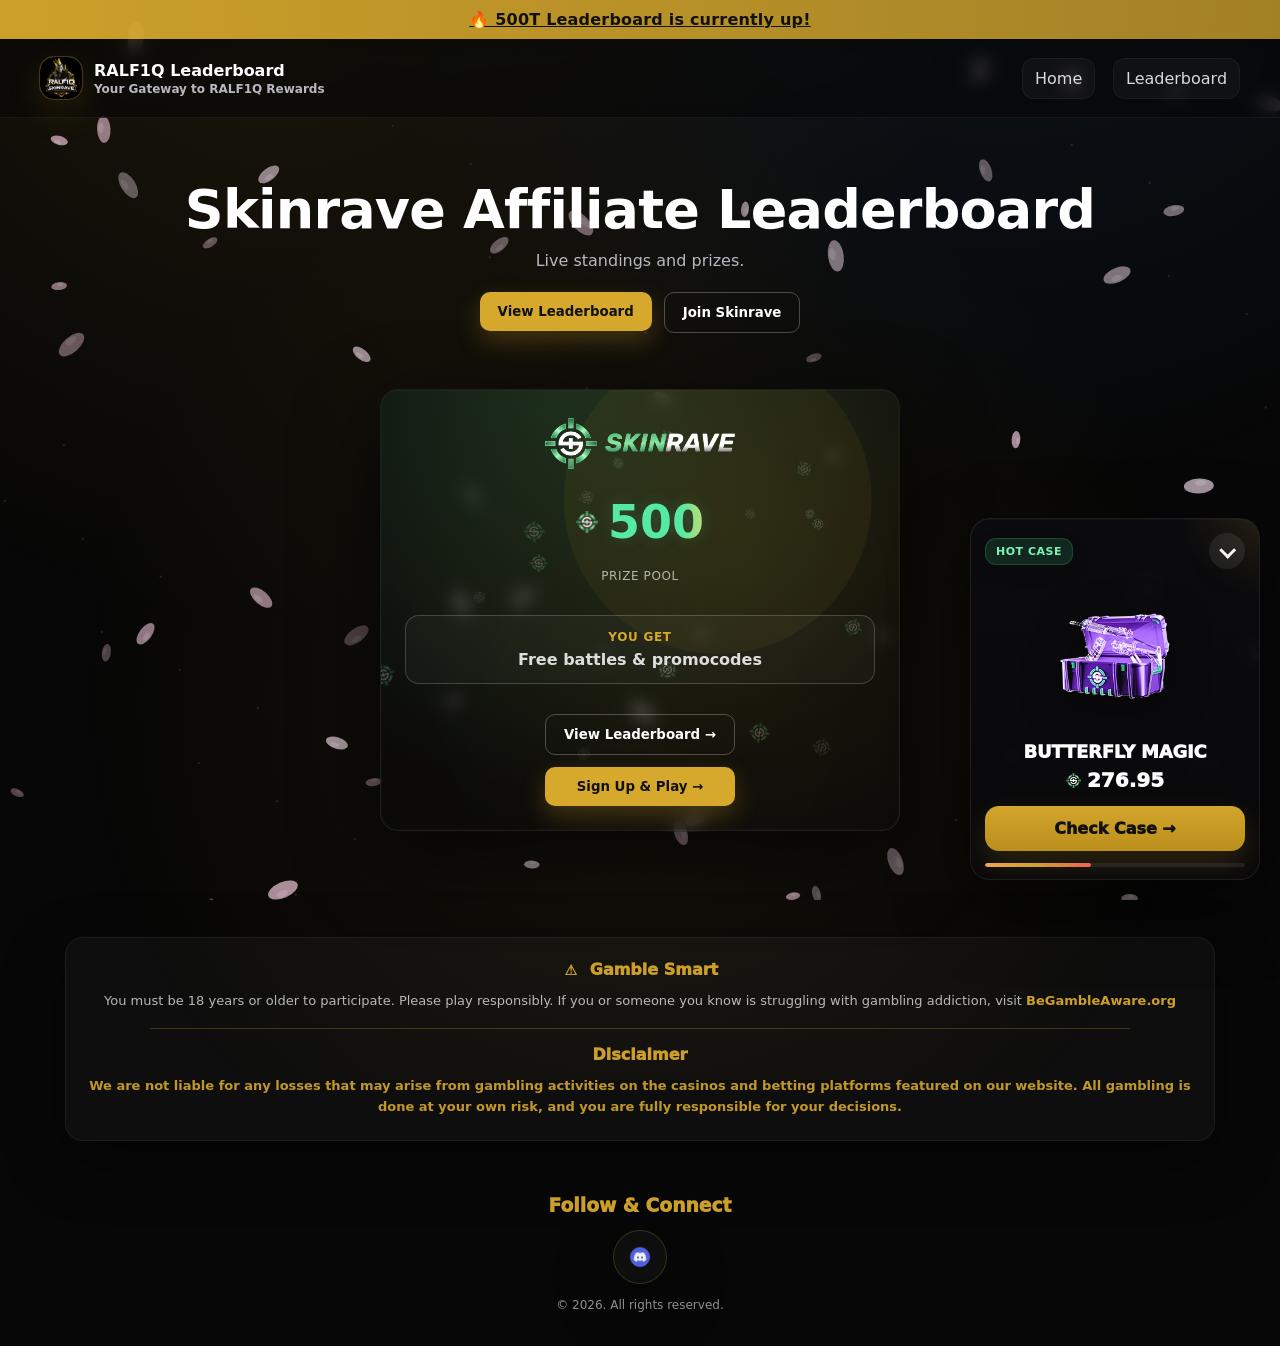
<file: index.html>
<!DOCTYPE html>
<html lang="en">
<head>
  <meta charset="utf-8" />
  <meta name="viewport" content="width=device-width,initial-scale=1" />
  <title>Ralf1q</title>
  <link rel="stylesheet" href="/assets/css/style.css">
  <link rel="icon" href="/assets/images/logo.png">
</head>

<body>
  <script type="module">
    import { enforceSiteStatus } from "/assets/js/siteStatus.js";
    enforceSiteStatus();
  </script>

  <div class="bg-vignette"></div>
  <canvas id="fxCanvas"></canvas>

  <div id="announcement" class="announcement"></div>

  <div class="navbar">
    <div class="container navbar-inner">
      <div class="brand">
        <div class="brand-badge brand-badge--img">
          <img src="/assets/images/logo.png" alt="RALF1Q logo">
        </div>

        <div>
          <div id="siteName">RALF1Q Rewards</div>
          <div class="small">Your Gateway to RALF1Q Rewards</div>
        </div>
      </div>

      <div class="navlinks">
        <a class="nav-pill" href="/">Home</a>
        <a class="nav-pill" href="/leaderboard/">Leaderboard</a>
      </div>
    </div>
  </div>

  <div class="container hero">
    <h1>Skinrave Affiliate Leaderboard</h1>
    <p>Live standings and prizes.</p>

    <div class="cta">
      <a href="/leaderboard/"><button>View Leaderboard</button></a>

      <a href="https://skinrave.gg/en?r=ralf1q" target="_blank" rel="noopener">
        <button class="btn-outline">Join Skinrave</button>
      </a>
    </div>

    <div class="home-grid">
      <div class="prize-card">
        <canvas class="token-canvas" id="tokenCanvas"></canvas>

        <div class="prize-card-inner">
          <div class="prize-logo">
            <img src="/assets/images/skinrave.png" alt="Skinrave">
          </div>

          <div class="prize-pool">
            <img src="/assets/images/token.png" alt="token">
            <span class="shimmer">500</span>
          </div>

          <div class="prize-sub">PRIZE POOL</div>

          <div class="you-get">
            <div class="you-get-title">YOU GET</div>
            <div class="you-get-text">Free battles &amp; promocodes</div>
          </div>

          <div class="prize-actions">
            <a href="/leaderboard/">
              <button class="btn-outline">View Leaderboard →</button>
            </a>

            <a href="https://skinrave.gg/en?r=ralf1q" target="_blank" rel="noopener">
              <button class="btn-gold">Sign Up &amp; Play →</button>
            </a>
          </div>
        </div>
      </div>
    </div>
  </div>

  <div class="footer-block">
    <div class="footer-title"><span class="warn">⚠️</span> Gamble Smart</div>

    <div class="footer-text">
      You must be 18 years or older to participate. Please play responsibly.
      If you or someone you know is struggling with gambling addiction, visit
      <a href="https://www.gambleaware.org/" target="_blank" rel="noopener">BeGambleAware.org</a>
    </div>

    <div class="footer-divider"></div>

    <div class="footer-title" style="margin-top:2px">Disclaimer</div>
    <div class="footer-text" style="color:rgba(214,168,44,.90);font-weight:800">
      We are not liable for any losses that may arise from gambling activities on the casinos and betting
      platforms featured on our website. All gambling is done at your own risk, and you are fully responsible
      for your decisions.
    </div>
  </div>

  <div class="follow-connect">
    <h3>Follow &amp; Connect</h3>

    <a class="discord-circle" href="https://discord.com/invite/QFcvckkK52" target="_blank" rel="noopener">
      <img src="/assets/images/discord.png" alt="discord">
    </a>

    <div class="copy">© 2026. All rights reserved.</div>
  </div>

  <script type="module" src="/assets/js/home.js"></script>

  <script type="module">
    import { startTokenParticles } from "/assets/js/tokenParticles.js";
    startTokenParticles("tokenCanvas", "/assets/images/token.png");
  </script>

  <script type="module">
    import { initCaseWidget } from "/assets/js/caseWidget.js";
    import { loadConfig } from "/assets/js/config.js";

    loadConfig().then(cfg => {
      if (!cfg.caseWidget || cfg.caseWidget.enabled !== false) {
        initCaseWidget({
          rotateMs: cfg.caseWidget?.rotateMs || 4000,
          cases: cfg.caseWidget?.cases || [
            {
              title: "5% M4A1 V1",
              price: "1.01",
              image: "/assets/images/case-5m4a1v1.png",
              url: "https://skinrave.gg/en/cs2/case-opening/5-m4a1-v1"
            },
            {
              title: "XCB",
              price: "12.28",
              image: "/assets/images/case-xcb.png",
              url: "https://skinrave.gg/en/cs2/case-opening/xcb"
            }
          ]
        });
      }
    });
  </script>
</body>
</html>
</file>
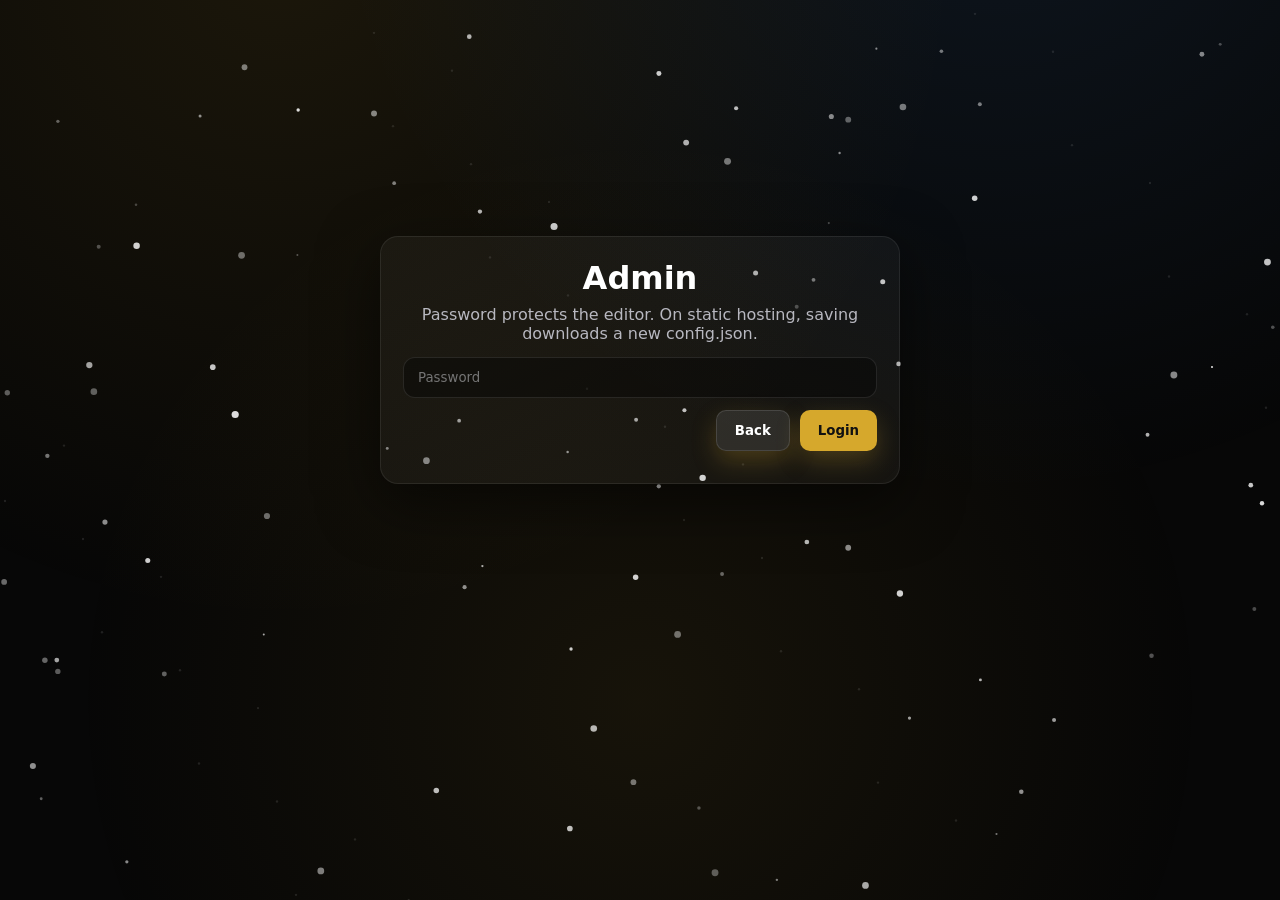
<file: admin/index.html>
<!DOCTYPE html>
<html>
<head>
  <meta charset="utf-8" />
  <meta name="viewport" content="width=device-width,initial-scale=1" />
  <title>Admin Login</title>
  <link rel="stylesheet" href="/assets/css/style.css">
</head>
<body>
  <div class="bg-vignette"></div>
  <canvas id="fxCanvas"></canvas>

  <div class="container center-page">
    <div style="max-width:520px;width:100%;background:rgba(255,255,255,.04);border:1px solid rgba(255,255,255,.08);border-radius:18px;padding:22px;box-shadow:var(--shadow)">
      <h2 style="font-size:32px;margin-bottom:8px">Admin</h2>
      <p class="muted" style="margin-bottom:14px">Password protects the editor. On static hosting, saving downloads a new config.json.</p>

      <input id="pw" type="password" placeholder="Password"
        style="width:100%;padding:12px 14px;border-radius:12px;border:1px solid rgba(255,255,255,.10);background:rgba(0,0,0,.35);color:#fff;outline:none" />

      <div style="display:flex;gap:10px;margin-top:12px;justify-content:flex-end">
        <a href="/"><button style="background:rgba(255,255,255,.10);color:#fff;border:1px solid rgba(255,255,255,.12)">Back</button></a>
        <button id="loginBtn">Login</button>
      </div>

      <div id="msg" class="muted" style="margin-top:10px"></div>
    </div>
  </div>

  <script type="module" src="/assets/js/admin.js"></script>
</body>
</html>
</file>
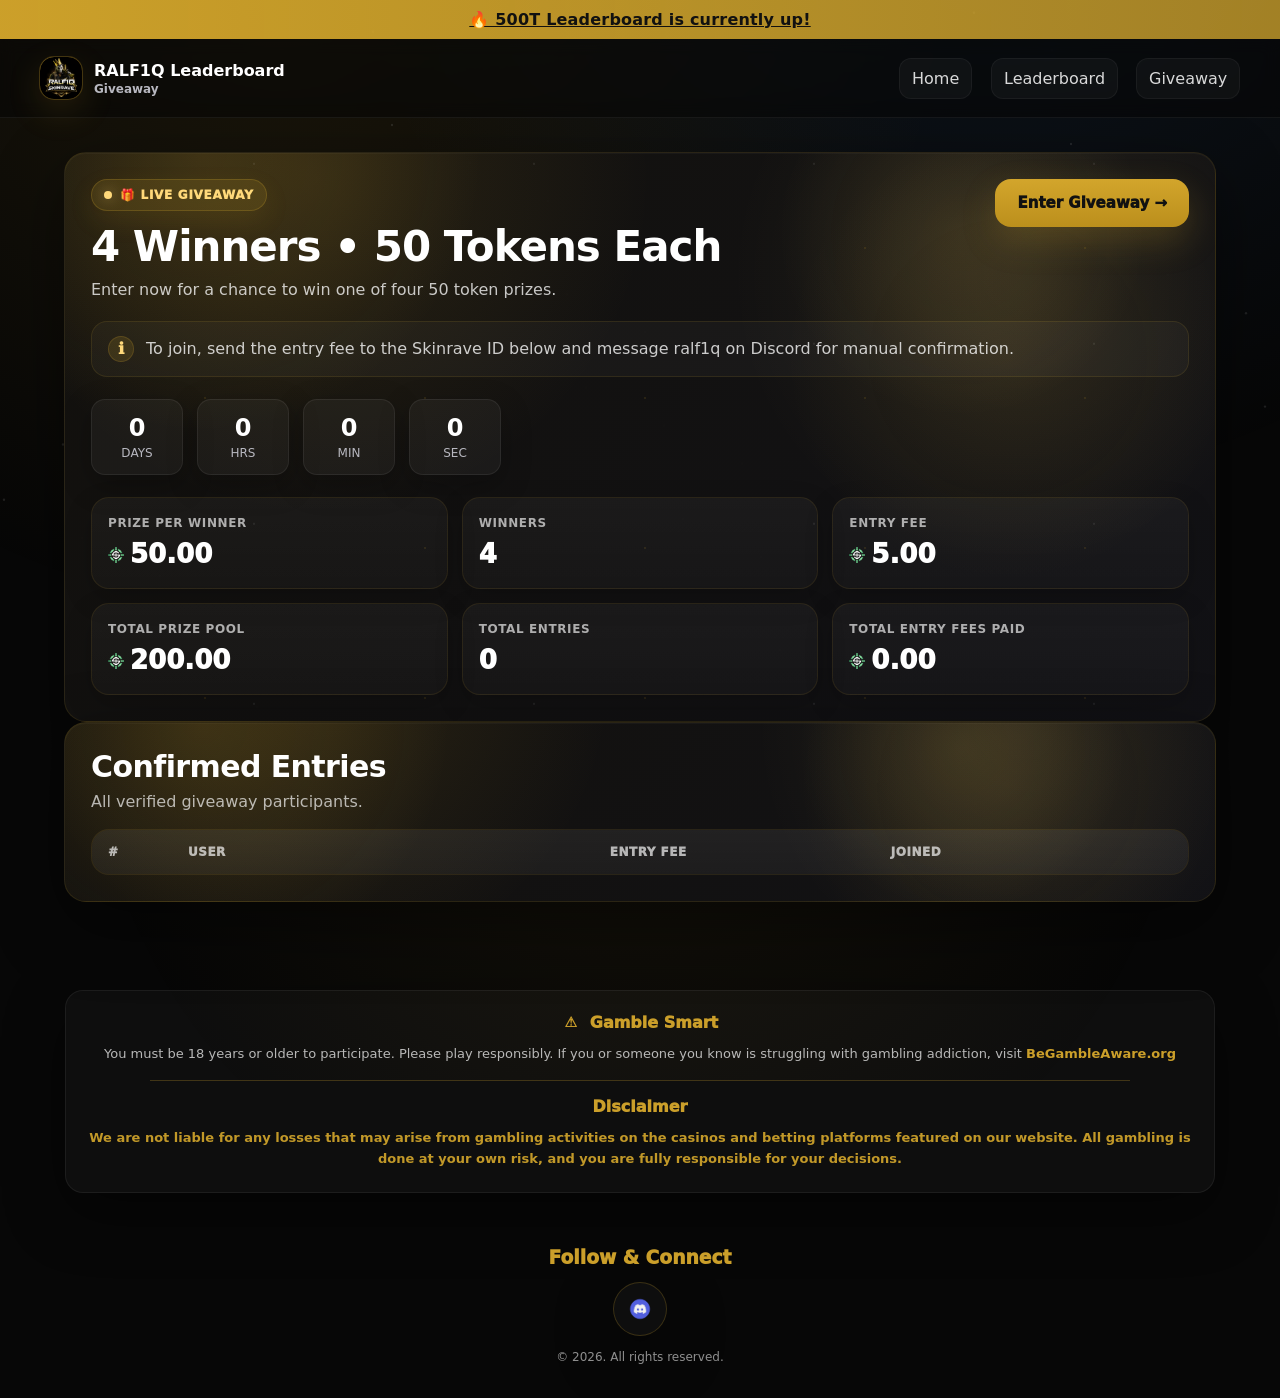
<file: giveaway/index.html>
<!DOCTYPE html>
<html lang="en">
<head>
  <meta charset="utf-8" />
  <meta name="viewport" content="width=device-width,initial-scale=1" />
  <title>Giveaway</title>
  <link rel="stylesheet" href="/assets/css/style.css">
  <link rel="icon" href="/assets/images/logo.png">
</head>
<body>
  <script type="module">
    import { enforceSiteStatus } from "/assets/js/siteStatus.js";
    enforceSiteStatus();
  </script>

  <div class="bg-vignette"></div>
  <canvas id="fxCanvas"></canvas>

  <div id="announcement" class="announcement"></div>

  <div class="navbar">
    <div class="container navbar-inner">
      <div class="brand">
        <div class="brand-badge brand-badge--img">
          <img src="/assets/images/logo.png" alt="RALF1Q logo">
        </div>
        <div>
          <div id="siteName">RALF1Q Rewards</div>
          <div class="small">Giveaway</div>
        </div>
      </div>

      <div class="navlinks">
        <a class="nav-pill" href="/">Home</a>
        <a class="nav-pill" href="/leaderboard/">Leaderboard</a>
        <a class="nav-pill" href="/giveaway/">Giveaway</a>
      </div>
    </div>
  </div>

  <div class="container giveaway-page-wrap">
    <section class="giveaway-hero-card">
      <div class="giveaway-hero-top">
        <div>
          <div class="giveaway-kicker">🎁 LIVE GIVEAWAY</div>
          <h1 id="giveawayTitle">4 Winners • 50 Tokens Each</h1>
          <p id="giveawaySubtitle">
            Enter now for a chance to win one of four 50 token prizes.
          </p>
        </div>

        <button class="giveaway-join-btn" id="openGiveawayModal">
          Enter Giveaway →
        </button>
      </div>

      <div class="giveaway-info-line">
        <span class="giveaway-info-badge">ℹ</span>
        <span id="giveawayInfoLine">
          To join, send the entry fee to the Skinrave ID below and message ralf1q on Discord for manual confirmation.
        </span>
      </div>

      <div class="countdown giveaway-countdown">
        <div class="time-box">
          <div class="n" id="days">--</div>
          <div class="l">DAYS</div>
        </div>
        <div class="time-box">
          <div class="n" id="hours">--</div>
          <div class="l">HRS</div>
        </div>
        <div class="time-box">
          <div class="n" id="minutes">--</div>
          <div class="l">MIN</div>
        </div>
        <div class="time-box">
          <div class="n" id="seconds">--</div>
          <div class="l">SEC</div>
        </div>
      </div>

      <div class="giveaway-stats-grid">
        <div class="giveaway-stat-card">
          <div class="giveaway-stat-label">Prize per Winner</div>
          <div class="giveaway-stat-value" id="prizePerWinner"></div>
        </div>

        <div class="giveaway-stat-card">
          <div class="giveaway-stat-label">Winners</div>
          <div class="giveaway-stat-value" id="winnerCount">4</div>
        </div>

        <div class="giveaway-stat-card">
          <div class="giveaway-stat-label">Entry Fee</div>
          <div class="giveaway-stat-value" id="entryFee"></div>
        </div>

        <div class="giveaway-stat-card">
          <div class="giveaway-stat-label">Total Prize Pool</div>
          <div class="giveaway-stat-value" id="totalPrizePool"></div>
        </div>

        <div class="giveaway-stat-card">
          <div class="giveaway-stat-label">Total Entries</div>
          <div class="giveaway-stat-value" id="totalEntries">0</div>
        </div>

        <div class="giveaway-stat-card">
          <div class="giveaway-stat-label">Total Entry Fees Paid</div>
          <div class="giveaway-stat-value" id="totalEntryFeesPaid"></div>
        </div>
      </div>
    </section>

    <section class="giveaway-entries-card">
      <div class="giveaway-section-head">
        <div>
          <h2>Confirmed Entries</h2>
          <p>All verified giveaway participants.</p>
        </div>
      </div>

      <div class="giveaway-entry-table">
        <div class="giveaway-entry-head">
          <div>#</div>
          <div>User</div>
          <div>Entry Fee</div>
          <div class="hide-sm">Joined</div>
        </div>
        <div id="giveawayEntries"></div>
      </div>
    </section>
  </div>

  <!-- Giveaway Join Modal -->
  <div class="giveaway-modal-backdrop" id="giveawayModalBackdrop">
    <div class="giveaway-modal">
      <button class="giveaway-modal-close" id="closeGiveawayModal" aria-label="Close">×</button>

      <div class="giveaway-modal-kicker">ℹ HOW TO JOIN</div>
      <h3 id="modalTitle">Enter Giveaway</h3>

      <div class="giveaway-steps">
        <div class="giveaway-step">
          <span class="giveaway-step-num">1</span>
          <div>
            Send <b id="modalEntryFee"></b> to this Skinrave ID:
            <div class="giveaway-copy-row">
              <code id="modalSkinraveId">000000</code>
              <button id="copySkinraveIdBtn" class="giveaway-copy-btn" type="button">Copy</button>
            </div>
          </div>
        </div>

        <div class="giveaway-step">
          <span class="giveaway-step-num">2</span>
          <div>
            Message <b id="modalDiscordUser">ralf1q</b> on Discord after you send the tokens.
          </div>
        </div>

        <div class="giveaway-step">
          <span class="giveaway-step-num">3</span>
          <div>
            Once verified, your entry will be added to the giveaway list.
          </div>
        </div>
      </div>

      <div class="giveaway-modal-actions">
        <a id="discordContactBtn" class="giveaway-modal-link" href="#" target="_blank" rel="noopener">
          Open Discord →
        </a>
      </div>
    </div>
  </div>

  <div class="footer-block">
    <div class="footer-title"><span class="warn">⚠️</span> Gamble Smart</div>

    <div class="footer-text">
      You must be 18 years or older to participate. Please play responsibly.
      If you or someone you know is struggling with gambling addiction, visit
      <a href="https://www.gambleaware.org/" target="_blank" rel="noopener">BeGambleAware.org</a>
    </div>

    <div class="footer-divider"></div>

    <div class="footer-title" style="margin-top:4px">Disclaimer</div>

    <div class="footer-text" style="color:rgba(214,168,44,.90);font-weight:800">
      We are not liable for any losses that may arise from gambling activities on the casinos
      and betting platforms featured on our website. All gambling is done at your own risk,
      and you are fully responsible for your decisions.
    </div>
  </div>

  <div class="follow-connect">
    <h3>Follow &amp; Connect</h3>
    <a class="discord-circle" href="https://discord.gg/Z79HtHpPuK" target="_blank" rel="noopener">
      <img src="/assets/images/discord.png" alt="discord">
    </a>
    <div class="copy">© 2026. All rights reserved.</div>
  </div>

  <script type="module" src="/assets/js/giveaway.js"></script>
</body>

</html>
</file>
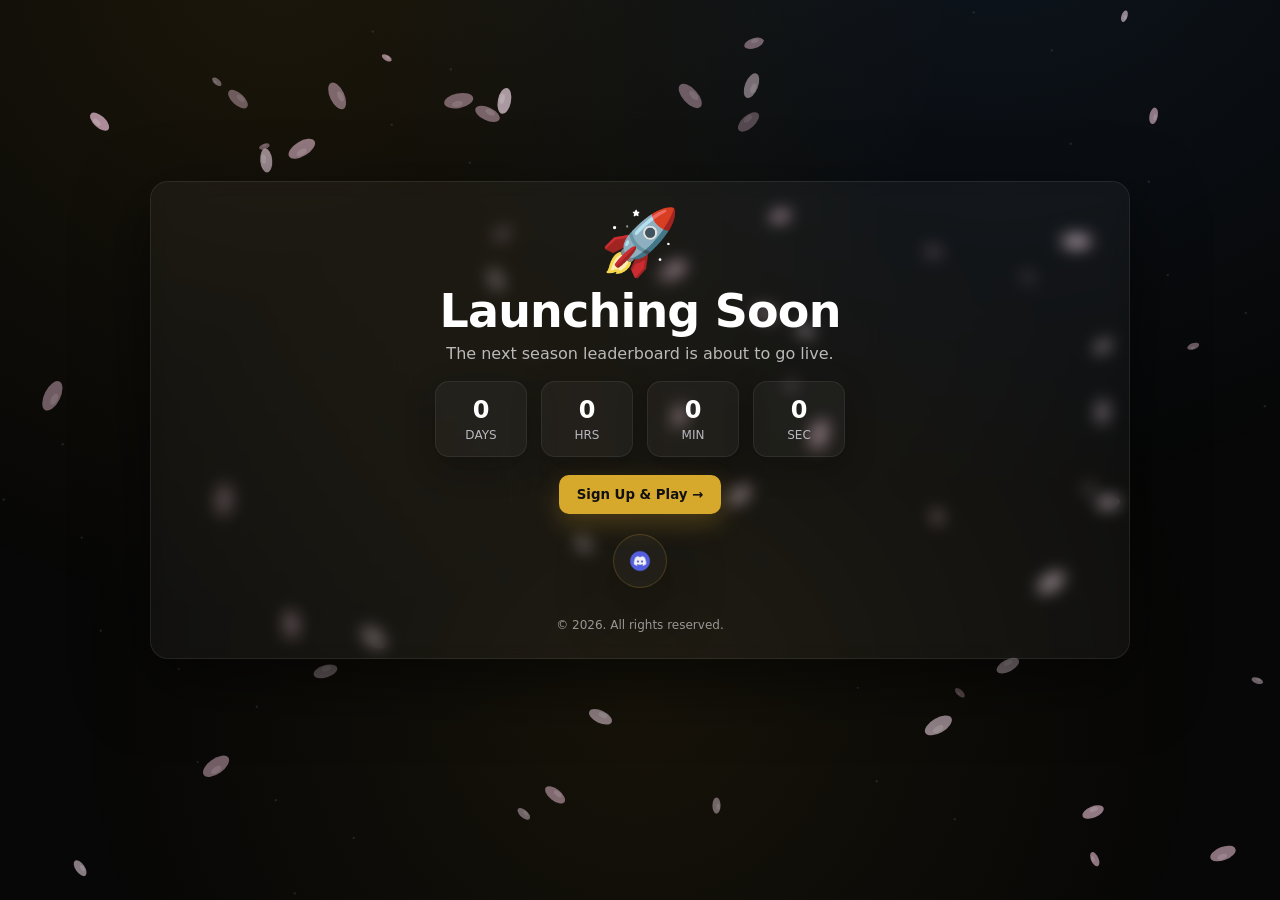
<file: launchingsoon/index.html>
<!DOCTYPE html>
<html lang="en">
<head>
  <meta charset="utf-8" />
  <meta name="viewport" content="width=device-width,initial-scale=1" />
  <title>Launching Soon</title>
  <link rel="stylesheet" href="/assets/css/style.css">
  <link rel="icon" href="/assets/images/logo.png">
</head>
<body>
  <script type="module">
    import { enforceSiteStatus } from "/assets/js/siteStatus.js";
    enforceSiteStatus();
  </script>

  <div class="bg-vignette"></div>
  <canvas id="fxCanvas"></canvas>

  <div class="container center-page">
    <div class="status-card">
      <div class="status-emoji float">🚀</div>

      <h2 class="status-title">Launching Soon</h2>
      <div class="status-sub">The next season leaderboard is about to go live.</div>

      <div class="countdown" style="margin-top:18px">
        <div class="time-box"><div class="n" id="days">--</div><div class="l">DAYS</div></div>
        <div class="time-box"><div class="n" id="hours">--</div><div class="l">HRS</div></div>
        <div class="time-box"><div class="n" id="minutes">--</div><div class="l">MIN</div></div>
        <div class="time-box"><div class="n" id="seconds">--</div><div class="l">SEC</div></div>
      </div>

      <!-- centered button -->
      <div style="display:flex;justify-content:center;margin-top:18px">
        <a href="https://skinrave.gg/en?r=ralf1q" target="_blank" rel="noopener">
          <button class="btn-gold">Sign Up &amp; Play →</button>
        </a>
      </div>

      <!-- discord a bit down -->
      <div style="display:flex;justify-content:center;margin-top:20px">
        <a class="discord-circle" href="https://discord.gg/QFcvckkK52" target="_blank" rel="noopener" style="text-decoration:none">
          <img src="/assets/images/discord.png" alt="discord">
        </a>
      </div>

      <div class="copy" style="margin-top:16px">© 2026. All rights reserved.</div>
    </div>
  </div>

  <script type="module">
    import { loadConfig } from "/assets/js/config.js";
    import { setupFxCanvas } from "/assets/js/effects.js";

    const fx = setupFxCanvas();

    function startCountdown(endIso){
      const end = new Date(endIso);

      function tick(){
        const now = new Date();
        let diff = end - now;
        if (!Number.isFinite(diff)) diff = 0;

        const d = Math.max(0, Math.floor(diff / (1000*60*60*24)));
        const h = Math.max(0, Math.floor((diff / (1000*60*60)) % 24));
        const m = Math.max(0, Math.floor((diff / (1000*60)) % 60));
        const s = Math.max(0, Math.floor((diff / 1000) % 60));

        const set = (id,val) => { const el=document.getElementById(id); if(el) el.textContent = val; };
        set("days", d); set("hours", h); set("minutes", m); set("seconds", s);
      }

      tick();
      setInterval(tick, 1000);
    }

    loadConfig().then(cfg => {
      fx.setMode(cfg.season || "winter");
      startCountdown(cfg.countdownEnd || new Date(Date.now()+86400000).toISOString());
    });
  </script>

  <style>
    /* clean centered card */
    .center-page{ min-height: calc(100vh - 60px); display:grid; place-items:center; padding: 24px 0; }
    .status-card{
      width:min(980px,94vw);
      background:rgba(255,255,255,.04);
      border:1px solid rgba(255,255,255,.08);
      border-radius:18px;
      padding:28px 22px 26px;
      text-align:center;
      box-shadow: 0 22px 70px rgba(0,0,0,.55);
      position:relative;
      overflow:hidden;
      backdrop-filter: blur(8px);
    }
    .status-emoji{ font-size:64px; line-height:1; }
    .status-title{ font-size:46px; margin:10px 0 6px; letter-spacing:-.8px; }
    .status-sub{ color:rgba(255,255,255,.70); }
    .float{ animation: floaty 2.8s ease-in-out infinite; }
    @keyframes floaty{ 0%,100%{ transform: translateY(0);} 50%{ transform: translateY(-8px);} }
  </style>
</body>
</html>
</file>
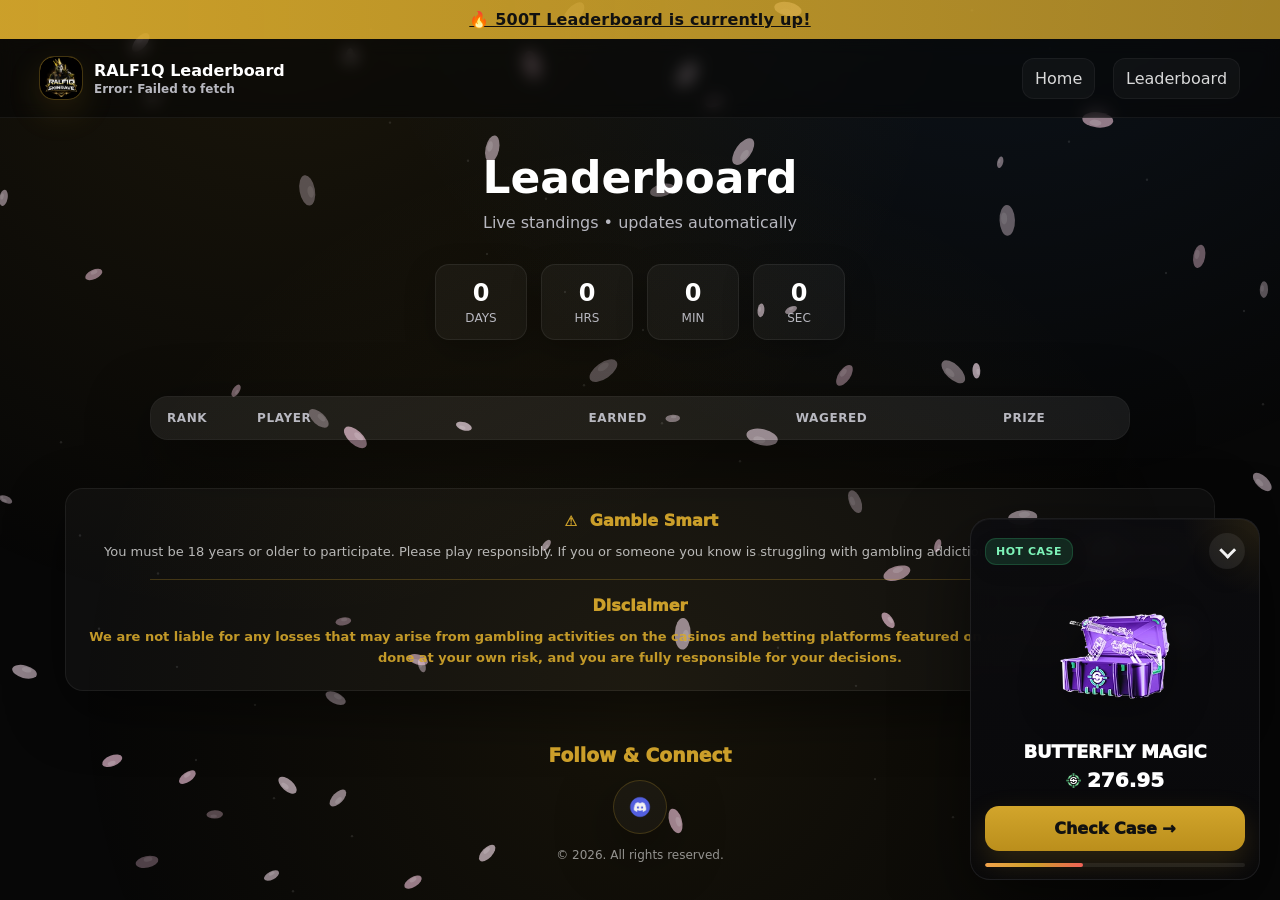
<file: leaderboard/index.html>
<!DOCTYPE html>
<html lang="en">
<head>
  <meta charset="utf-8" />
  <meta name="viewport" content="width=device-width,initial-scale=1" />
  <title>Leaderboard</title>
  <link rel="stylesheet" href="/assets/css/style.css">
  <link rel="icon" href="/assets/images/logo.png">
</head>

<body>
  <script type="module">
    import { enforceSiteStatus } from "/assets/js/siteStatus.js";
    enforceSiteStatus();
  </script>

  <div class="bg-vignette"></div>
  <canvas id="fxCanvas"></canvas>

  <div id="announcement" class="announcement"></div>

  <div class="navbar">
    <div class="container navbar-inner">
      <div class="brand">
        <div class="brand-badge brand-badge--img">
          <img src="/assets/images/logo.png" alt="RALF1Q logo">
        </div>

        <div>
          <div id="siteName">RALF1Q Leaderboard</div>
          <div class="small" id="statusText">Connecting…</div>
        </div>
      </div>

      <div class="navlinks">
        <a class="nav-pill" href="/">Home</a>
        <a class="nav-pill" href="/leaderboard/">Leaderboard</a>
      </div>
    </div>
  </div>

  <div class="container">
    <div class="page-title">
      <h2>Leaderboard</h2>
      <div class="sub">Live standings • updates automatically</div>
    </div>

    <div class="countdown">
      <div class="time-box"><div class="n" id="days">--</div><div class="l">DAYS</div></div>
      <div class="time-box"><div class="n" id="hours">--</div><div class="l">HRS</div></div>
      <div class="time-box"><div class="n" id="minutes">--</div><div class="l">MIN</div></div>
      <div class="time-box"><div class="n" id="seconds">--</div><div class="l">SEC</div></div>
    </div>

    <div class="podium-wrap">
      <div class="podium" id="podium"></div>
    </div>

    <div class="table">
      <div class="thead">
        <div>Rank</div>
        <div>Player</div>
        <div>Earned</div>
        <div class="hide-sm">Wagered</div>
        <div>Prize</div>
      </div>
      <div id="rows"></div>
    </div>
  </div>

  <div class="footer-block">
    <div class="footer-title">
      <span class="warn">⚠️</span> Gamble Smart
    </div>

    <div class="footer-text">
      You must be 18 years or older to participate. Please play responsibly.
      If you or someone you know is struggling with gambling addiction, visit
      <a href="https://www.gambleaware.org/" target="_blank" rel="noopener">
        BeGambleAware.org
      </a>
    </div>

    <div class="footer-divider"></div>

    <div class="footer-title" style="margin-top:4px">Disclaimer</div>

    <div class="footer-text" style="color:rgba(214,168,44,.90);font-weight:800">
      We are not liable for any losses that may arise from gambling activities on the casinos
      and betting platforms featured on our website. All gambling is done at your own risk,
      and you are fully responsible for your decisions.
    </div>
  </div>

  <div class="follow-connect">
    <h3>Follow &amp; Connect</h3>

    <a class="discord-circle"
       href="https://discord.com/invite/QFcvckkK52"
       target="_blank"
       rel="noopener">
      <img src="/assets/images/discord.png" alt="discord">
    </a>

    <div class="copy">© 2026. All rights reserved.</div>
  </div>

  <script type="module" src="/assets/js/leaderboard.js"></script>

  <script type="module">
    import { initCaseWidget } from "/assets/js/caseWidget.js";
    import { loadConfig } from "/assets/js/config.js";

    loadConfig().then(cfg => {
      if (!cfg.caseWidget || cfg.caseWidget.enabled !== false) {
        initCaseWidget({
          rotateMs: cfg.caseWidget?.rotateMs || 4000,
          cases: cfg.caseWidget?.cases || [
            {
              title: "5% M4A1 V1",
              price: "1.01",
              image: "/assets/images/case-5m4a1v1.png",
              url: "https://skinrave.gg/en/cs2/case-opening/5-m4a1-v1"
            },
            {
              title: "XCB",
              price: "12.28",
              image: "/assets/images/case-xcb.png",
              url: "https://skinrave.gg/en/cs2/case-opening/xcb"
            }
          ]
        });
      }
    });
  </script>
</body>
</html>
</file>
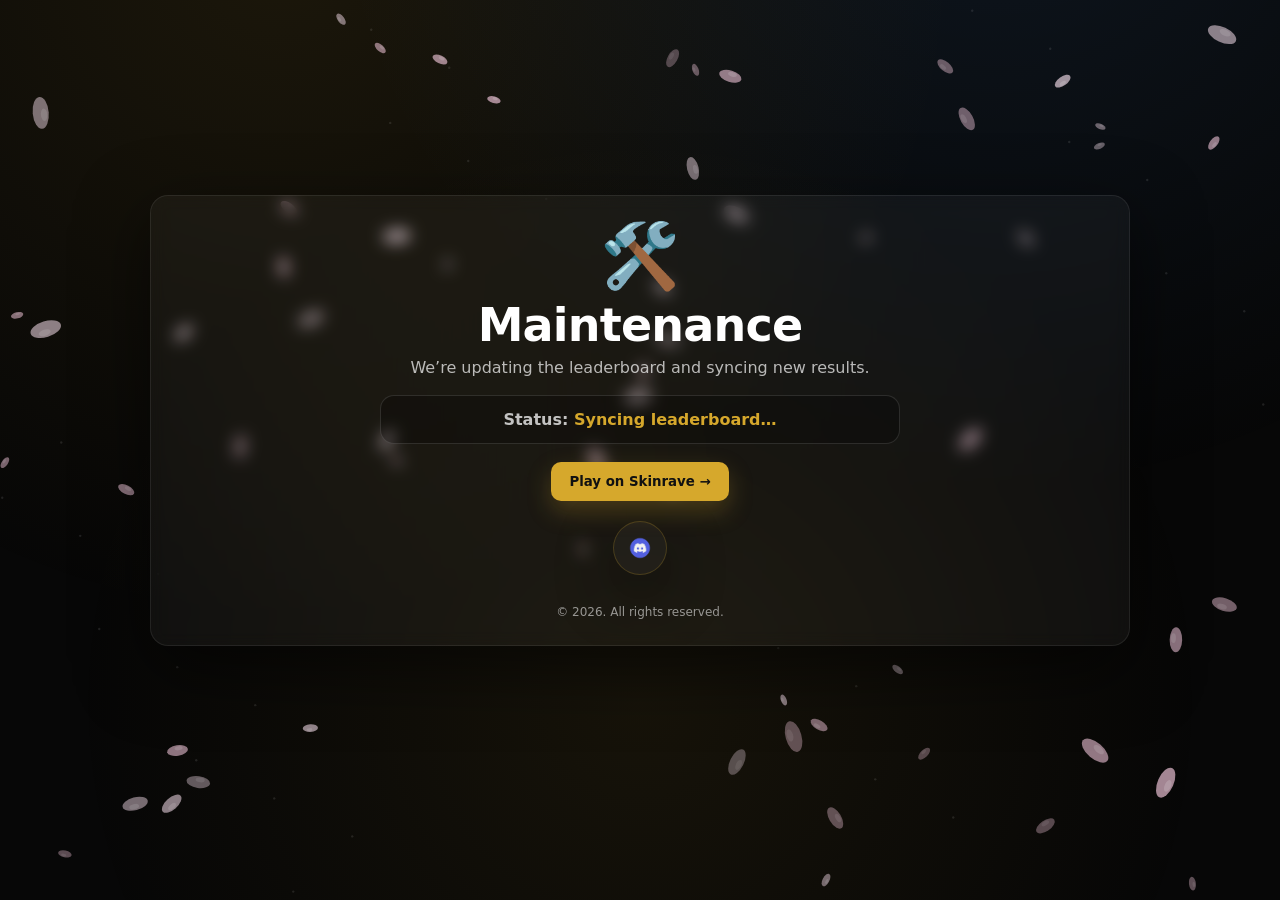
<file: maintenance/index.html>
<!DOCTYPE html>
<html lang="en">
<head>
  <meta charset="utf-8" />
  <meta name="viewport" content="width=device-width,initial-scale=1" />
  <title>Maintenance</title>
  <link rel="stylesheet" href="/assets/css/style.css">
  <link rel="icon" href="/assets/images/logo.png">
</head>
<body>
  <script type="module">
    import { enforceSiteStatus } from "/assets/js/siteStatus.js";
    enforceSiteStatus();
  </script>

  <div class="bg-vignette"></div>
  <canvas id="fxCanvas"></canvas>

  <div class="container center-page">
    <div class="status-card">
      <div class="status-emoji float">🛠️</div>

      <h2 class="status-title">Maintenance</h2>
      <div class="status-sub">We’re updating the leaderboard and syncing new results.</div>

      <div style="
        margin:18px auto 0;
        width:min(520px,100%);
        padding:14px 14px;
        border-radius:14px;
        border:1px solid rgba(255,255,255,.12);
        background:rgba(0,0,0,.25);
        color:rgba(255,255,255,.75);
        font-weight:700;
      ">
        Status: <span id="statusLine" style="color:var(--gold)">Applying updates…</span>
      </div>

      <!-- centered button -->
      <div style="display:flex;justify-content:center;margin-top:18px">
        <a href="https://skinrave.gg/en?r=ralf1q" target="_blank" rel="noopener">
          <button class="btn-gold">Play on Skinrave →</button>
        </a>
      </div>

      <!-- discord a bit down -->
      <div style="display:flex;justify-content:center;margin-top:20px">
        <a class="discord-circle" href="https://discord.gg/QFcvckkK52" target="_blank" rel="noopener" style="text-decoration:none">
          <img src="/assets/images/discord.png" alt="discord">
        </a>
      </div>

      <div class="copy" style="margin-top:16px">© 2026. All rights reserved.</div>
    </div>
  </div>

  <script type="module">
    import { loadConfig } from "/assets/js/config.js";
    import { setupFxCanvas } from "/assets/js/effects.js";

    const fx = setupFxCanvas();

    loadConfig().then(cfg => {
      fx.setMode(cfg.season || "winter");
    });

    const lines = ["Applying updates…", "Syncing leaderboard…", "Almost done…"];
    let i = 0;
    setInterval(() => {
      const el = document.getElementById("statusLine");
      if (!el) return;
      i = (i + 1) % lines.length;
      el.textContent = lines[i];
    }, 1400);
  </script>

  <style>
    .center-page{ min-height: calc(100vh - 60px); display:grid; place-items:center; padding: 24px 0; }
    .status-card{
      width:min(980px,94vw);
      background:rgba(255,255,255,.04);
      border:1px solid rgba(255,255,255,.08);
      border-radius:18px;
      padding:28px 22px 26px;
      text-align:center;
      box-shadow: 0 22px 70px rgba(0,0,0,.55);
      position:relative;
      overflow:hidden;
      backdrop-filter: blur(8px);
    }
    .status-emoji{ font-size:64px; line-height:1; }
    .status-title{ font-size:46px; margin:10px 0 6px; letter-spacing:-.8px; }
    .status-sub{ color:rgba(255,255,255,.70); }
    .float{ animation: floaty 2.8s ease-in-out infinite; }
    @keyframes floaty{ 0%,100%{ transform: translateY(0);} 50%{ transform: translateY(-8px);} }
  </style>
</body>
</html>
</file>
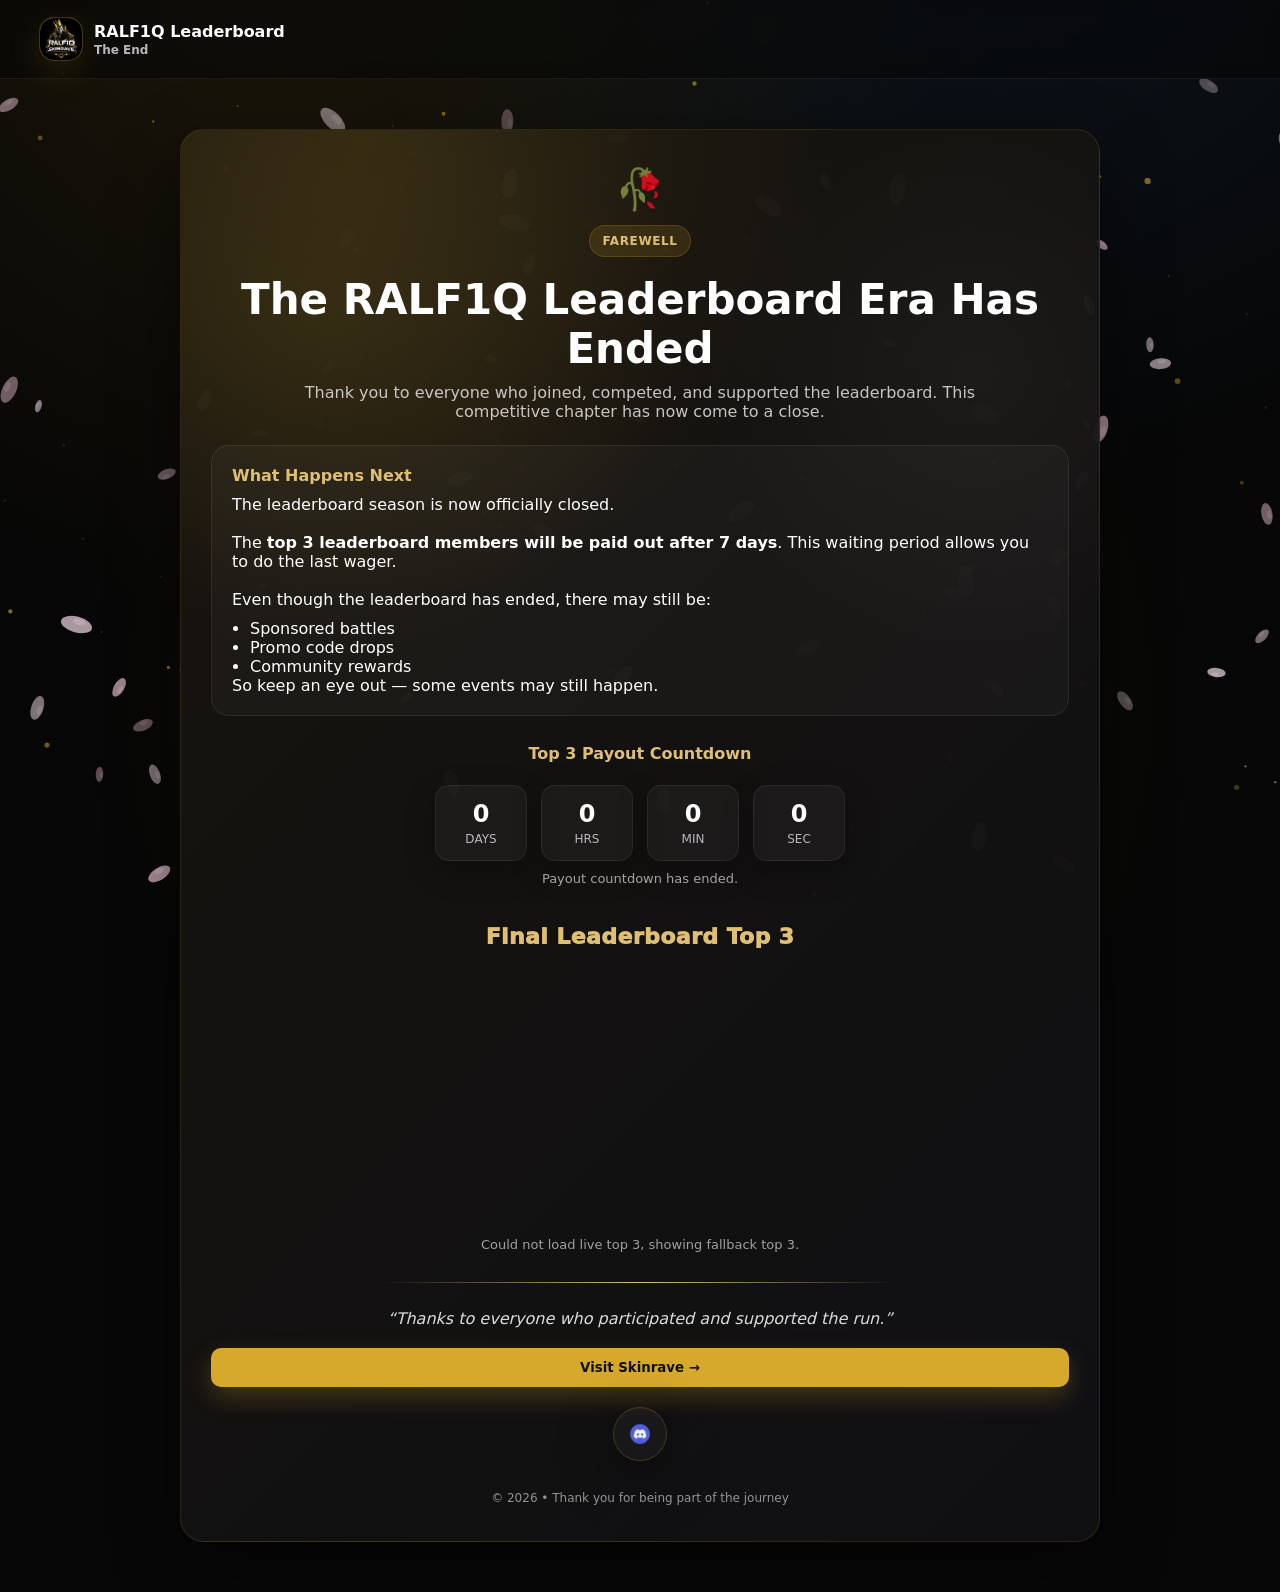
<file: theend/index.html>
<!DOCTYPE html>
<html lang="en">
<head>
  <meta charset="utf-8" />
  <meta name="viewport" content="width=device-width,initial-scale=1" />
  <title>The End</title>

  <link rel="stylesheet" href="/assets/css/style.css">
  <link rel="icon" href="/assets/images/logo.png">
</head>
<body>
  <script type="module">
    import { enforceSiteStatus } from "/assets/js/siteStatus.js";
    enforceSiteStatus();
  </script>

  <div class="bg-vignette"></div>
  <canvas id="fxCanvas"></canvas>
  <canvas id="goldParticles"></canvas>

  <div class="navbar">
    <div class="container navbar-inner">
      <div class="brand">
        <div class="brand-badge brand-badge--img">
          <img src="/assets/images/logo.png" alt="RALF1Q logo">
        </div>
        <div>
          <div id="siteName">RALF1Q Rewards</div>
          <div class="small">The End</div>
        </div>
      </div>
    </div>
  </div>

  <div class="container end-page-wrap">
    <section class="end-card">
      <div class="end-icon">🥀</div>

      <div class="end-kicker">FAREWELL</div>

      <h1 class="end-title">The RALF1Q Leaderboard Era Has Ended</h1>

      <p class="end-subtitle">
        Thank you to everyone who joined, competed, and supported the leaderboard.
        This competitive chapter has now come to a close.
      </p>

      <div class="end-message-box">
        <div class="end-message-title">What Happens Next</div>

        <div class="end-message-text">
          The leaderboard season is now officially closed.
          <br><br>
          The <b>top 3 leaderboard members will be paid out after 7 days</b>.
          This waiting period allows you to do the last wager.
          <br><br>
          Even though the leaderboard has ended, there may still be:
          <ul class="end-list">
            <li>Sponsored battles</li>
            <li>Promo code drops</li>
            <li>Community rewards</li>
          </ul>
          So keep an eye out — some events may still happen.
        </div>
      </div>

      <div class="end-countdown-wrap">
        <div class="end-countdown-title">Top 3 Payout Countdown</div>

        <div class="countdown">
          <div class="time-box">
            <div class="n" id="days">--</div>
            <div class="l">DAYS</div>
          </div>
          <div class="time-box">
            <div class="n" id="hours">--</div>
            <div class="l">HRS</div>
          </div>
          <div class="time-box">
            <div class="n" id="minutes">--</div>
            <div class="l">MIN</div>
          </div>
          <div class="time-box">
            <div class="n" id="seconds">--</div>
            <div class="l">SEC</div>
          </div>
        </div>

        <div class="end-countdown-note" id="countdownNote">
          Countdown is synced to the same payout date for everyone.
        </div>
      </div>

      <div class="final-podium-wrap">
        <div class="final-podium-title">Final Leaderboard Top 3</div>

        <div class="final-podium" id="finalPodium">
          <div class="podium-player second podium-loading">
            <div class="podium-rank">2</div>
            <div class="podium-avatar-wrap">
              <img class="podium-avatar" src="/assets/images/logo.png" alt="player avatar">
            </div>
            <div class="podium-name">Loading...</div>
            <div class="podium-prize">
              <img src="/assets/images/token.png" alt="token">
              <span>0.00</span>
            </div>
          </div>

          <div class="podium-player first podium-loading">
            <div class="podium-rank">1</div>
            <div class="podium-avatar-wrap">
              <img class="podium-avatar" src="/assets/images/logo.png" alt="player avatar">
            </div>
            <div class="podium-name">Loading...</div>
            <div class="podium-prize">
              <img src="/assets/images/token.png" alt="token">
              <span>0.00</span>
            </div>
          </div>

          <div class="podium-player third podium-loading">
            <div class="podium-rank">3</div>
            <div class="podium-avatar-wrap">
              <img class="podium-avatar" src="/assets/images/logo.png" alt="player avatar">
            </div>
            <div class="podium-name">Loading...</div>
            <div class="podium-prize">
              <img src="/assets/images/token.png" alt="token">
              <span>0.00</span>
            </div>
          </div>
        </div>

        <div class="podium-note" id="podiumNote">
          Final standings are being loaded...
        </div>
      </div>

      <div class="end-divider"></div>

      <div class="end-quote">
        “Thanks to everyone who participated and supported the run.”
      </div>

      <div class="end-actions">
        <a href="https://skinrave.gg/en" target="_blank" rel="noopener">
          <button class="btn-gold">Visit Skinrave →</button>
        </a>
      </div>

      <div class="end-discord-wrap">
        <a class="discord-circle" href="https://discord.com/invite/QFcvckkK52" target="_blank" rel="noopener">
          <img src="/assets/images/discord.png" alt="discord">
        </a>
      </div>

      <div class="copy end-copy">
        © 2026 • Thank you for being part of the journey
      </div>
    </section>
  </div>

  <script type="module">
    import { loadConfig } from "/assets/js/config.js";
    import { setupFxCanvas } from "/assets/js/effects.js";

    const fx = setupFxCanvas();

    const FALLBACK_PLAYERS = [
      { rank: 2, name: "Top 2", avatar: "/assets/images/logo.png", prize: 125 },
      { rank: 1, name: "Top 1", avatar: "/assets/images/logo.png", prize: 250 },
      { rank: 3, name: "Top 3", avatar: "/assets/images/logo.png", prize: 55 }
    ];

    function computeRange(rangeDays) {
      const to = new Date();
      const from = new Date(to.getTime() - (rangeDays || 7) * 24 * 60 * 60 * 1000);
      return { from: from.toISOString(), to: to.toISOString() };
    }

    function buildProxyUrl(cfg) {
      const { from, to } = computeRange(cfg.api?.rangeDays || 7);
      const qs = new URLSearchParams({
        token: cfg.api?.token || "",
        skip: "0",
        take: "3",
        order: cfg.api?.order || "DESC",
        from,
        to
      });
      return `${cfg.api?.proxyBase}/api/leaderboard?${qs.toString()}`;
    }

    function normalizePlayers(apiJson, cfg) {
      const list = apiJson?.list || apiJson?.items || [];
      const prizes = cfg.prizes || [];

      return list.slice(0, 3).map((row, i) => {
        const rank = i + 1;
        const prize = prizes.find(p => Number(p.rank) === rank)?.amount || 0;

        return {
          rank,
          name: row?.user?.username ?? row?.username ?? `Top ${rank}`,
          avatar: row?.user?.avatarUrl ?? row?.avatarUrl ?? "/assets/images/logo.png",
          prize
        };
      });
    }

    function animateNumber(el, endValue, duration = 1600) {
      const start = performance.now();
      const end = Number(endValue) || 0;

      function frame(now) {
        const progress = Math.min(1, (now - start) / duration);
        const eased = 1 - Math.pow(1 - progress, 3);
        const value = end * eased;

        el.textContent = value.toLocaleString("en-US", {
          minimumFractionDigits: 2,
          maximumFractionDigits: 2
        });

        if (progress < 1) requestAnimationFrame(frame);
      }

      requestAnimationFrame(frame);
    }

    function escapeHtml(s) {
      return String(s)
        .replaceAll("&", "&amp;")
        .replaceAll("<", "&lt;")
        .replaceAll(">", "&gt;")
        .replaceAll('"', "&quot;")
        .replaceAll("'", "&#039;");
    }

    function renderPodium(players) {
      const wrap = document.getElementById("finalPodium");
      const note = document.getElementById("podiumNote");
      if (!wrap) return;

      const displayOrder = [
        players.find(p => p.rank === 2),
        players.find(p => p.rank === 1),
        players.find(p => p.rank === 3)
      ].filter(Boolean);

      wrap.innerHTML = displayOrder.map(player => `
        <div class="podium-player ${player.rank === 1 ? "first" : player.rank === 2 ? "second" : "third"}">
          <div class="podium-rank">${player.rank}</div>

          <div class="podium-avatar-wrap">
            <div class="podium-gold-ring"></div>
            <img class="podium-avatar" src="${player.avatar}" alt="${escapeHtml(player.name)}">
          </div>

          <div class="podium-name">${escapeHtml(player.name)}</div>

          <div class="podium-prize">
            <img src="/assets/images/token.png" alt="token">
            <span class="podium-prize-number" data-value="${player.prize}">0.00</span>
          </div>
        </div>
      `).join("");

      wrap.querySelectorAll(".podium-prize-number").forEach(el => {
        animateNumber(el, el.dataset.value, 1800);
      });

      if (note) {
        note.textContent = "Final top 3 pulled automatically from the leaderboard standings.";
      }
    }

    async function loadTop3(cfg) {
      const note = document.getElementById("podiumNote");

      if (!cfg.api?.proxyBase || !cfg.api?.token) {
        renderPodium(FALLBACK_PLAYERS);
        if (note) note.textContent = "Proxy/token missing in config.json, showing fallback top 3.";
        return;
      }

      try {
        const res = await fetch(buildProxyUrl(cfg), { cache: "no-store" });
        if (!res.ok) throw new Error(`HTTP ${res.status}`);
        const json = await res.json();

        const players = normalizePlayers(json, cfg);

        if (!players.length) {
          renderPodium(FALLBACK_PLAYERS);
          if (note) note.textContent = "No live standings found, showing fallback top 3.";
          return;
        }

        renderPodium(players);
      } catch (err) {
        renderPodium(FALLBACK_PLAYERS);
        if (note) note.textContent = "Could not load live top 3, showing fallback top 3.";
        console.error(err);
      }
    }

    function initCountdownFromConfig(payoutDateString) {
      const payoutDate = new Date(payoutDateString).getTime();
      const note = document.getElementById("countdownNote");

      function setVal(id, value) {
        const el = document.getElementById(id);
        if (el) el.textContent = value;
      }

      if (!Number.isFinite(payoutDate)) {
        setVal("days", "0");
        setVal("hours", "0");
        setVal("minutes", "0");
        setVal("seconds", "0");
        if (note) note.textContent = "Set finalPayoutDate in config.json to sync this countdown.";
        return;
      }

      function updateCountdown() {
        const now = Date.now();
        const diff = payoutDate - now;

        if (diff <= 0) {
          setVal("days", "0");
          setVal("hours", "0");
          setVal("minutes", "0");
          setVal("seconds", "0");
          if (note) note.textContent = "Payout countdown has ended.";
          return;
        }

        const d = Math.floor(diff / (1000 * 60 * 60 * 24));
        const h = Math.floor((diff / (1000 * 60 * 60)) % 24);
        const m = Math.floor((diff / (1000 * 60)) % 60);
        const s = Math.floor((diff / 1000) % 60);

        setVal("days", d);
        setVal("hours", h);
        setVal("minutes", m);
        setVal("seconds", s);

        if (note) {
          const readable = new Date(payoutDate).toLocaleString();
          note.textContent = `Synced payout date: ${readable}`;
        }
      }

      updateCountdown();
      setInterval(updateCountdown, 1000);
    }

    function initGoldParticles() {
      const canvas = document.getElementById("goldParticles");
      const ctx = canvas.getContext("2d");

      function resize() {
        canvas.width = window.innerWidth;
        canvas.height = window.innerHeight;
      }

      resize();
      window.addEventListener("resize", resize);

      const particles = Array.from({ length: 80 }, () => ({
        x: Math.random() * canvas.width,
        y: Math.random() * canvas.height,
        speed: 0.4 + Math.random() * 1.1,
        size: 1 + Math.random() * 2.2,
        alpha: 0.25 + Math.random() * 0.45
      }));

      function draw() {
        ctx.clearRect(0, 0, canvas.width, canvas.height);

        particles.forEach(p => {
          ctx.beginPath();
          ctx.fillStyle = `rgba(214,168,44,${p.alpha})`;
          ctx.arc(p.x, p.y, p.size, 0, Math.PI * 2);
          ctx.fill();

          p.y += p.speed;
          if (p.y > canvas.height + 10) {
            p.y = -10;
            p.x = Math.random() * canvas.width;
          }
        });

        requestAnimationFrame(draw);
      }

      draw();
    }

    function initFloatingNames() {
      const names = ["Leaderboard", "Top 3", "Farewell", "RALF1Q", "Thanks"];

      names.forEach((name, i) => {
        const el = document.createElement("div");
        el.className = "floating-name";
        el.textContent = name;
        el.style.left = (10 + Math.random() * 75) + "%";
        el.style.animationDelay = (i * 2.5) + "s";
        document.body.appendChild(el);
      });
    }

    loadConfig().then(cfg => {
      const siteName = document.getElementById("siteName");
      if (siteName) siteName.textContent = cfg.siteName || "RALF1Q Rewards";

      fx.setMode(cfg.season || "winter");
      initCountdownFromConfig(cfg.finalPayoutDate);
      initGoldParticles();
      initFloatingNames();
      loadTop3(cfg);
    });
  </script>

  <style>
    #goldParticles{
      position:fixed;
      inset:0;
      pointer-events:none;
      z-index:0;
    }

    .end-page-wrap{
      padding-top:50px;
      padding-bottom:50px;
      display:grid;
      place-items:center;
    }

    .end-card{
      width:min(920px,94vw);
      padding:36px 30px;
      text-align:center;
      border-radius:24px;
      background:
        radial-gradient(circle at 20% 0%, rgba(214,168,44,.12), transparent 30%),
        linear-gradient(135deg, rgba(24,20,14,.96), rgba(16,16,20,.98));
      border:1px solid rgba(214,168,44,.14);
      box-shadow:0 24px 70px rgba(0,0,0,.45);
      position:relative;
      z-index:1;
      overflow:hidden;
    }

    .end-card::before{
      content:"";
      position:absolute;
      inset:-120px -100px;
      background:
        radial-gradient(circle at 22% 18%, rgba(214,168,44,.10), transparent 22%),
        radial-gradient(circle at 80% 22%, rgba(255,255,255,.04), transparent 18%);
      pointer-events:none;
    }

    .end-icon{
      font-size:40px;
      margin-bottom:12px;
      animation:float 3s ease-in-out infinite;
      position:relative;
      z-index:1;
    }

    @keyframes float{
      0%,100%{transform:translateY(0)}
      50%{transform:translateY(-6px)}
    }

    .end-kicker{
      display:inline-block;
      padding:8px 12px;
      border-radius:999px;
      background:rgba(214,168,44,.14);
      border:1px solid rgba(214,168,44,.20);
      color:#e0bf73;
      font-size:12px;
      font-weight:900;
      letter-spacing:.6px;
      position:relative;
      z-index:1;
    }

    .end-title{
      font-size:42px;
      margin:18px 0 10px;
      color:white;
      position:relative;
      z-index:1;
    }

    .end-subtitle{
      color:rgba(255,255,255,.75);
      font-size:16px;
      max-width:680px;
      margin:auto;
      position:relative;
      z-index:1;
    }

    .end-message-box{
      margin-top:24px;
      background:rgba(255,255,255,.03);
      border:1px solid rgba(255,255,255,.08);
      padding:20px;
      border-radius:18px;
      text-align:left;
      position:relative;
      z-index:1;
    }

    .end-message-title{
      color:#e0bf73;
      font-weight:900;
      margin-bottom:10px;
    }

    .end-list{
      margin-top:10px;
      padding-left:18px;
    }

    .end-countdown-wrap{
      margin-top:28px;
      position:relative;
      z-index:1;
    }

    .end-countdown-title{
      color:#e0bf73;
      font-weight:900;
      margin-bottom:10px;
    }

    .end-countdown-note{
      margin-top:10px;
      color:rgba(255,255,255,.62);
      font-size:13px;
    }

    .final-podium-wrap{
      margin-top:38px;
      position:relative;
      z-index:1;
    }

    .final-podium-title{
      color:#e0bf73;
      font-weight:1000;
      font-size:22px;
      margin-bottom:18px;
      letter-spacing:.4px;
    }

    .final-podium{
      display:flex;
      justify-content:center;
      align-items:flex-end;
      gap:26px;
      flex-wrap:wrap;
    }

    .podium-player{
      width:180px;
      display:flex;
      flex-direction:column;
      align-items:center;
      opacity:0;
      transform:translateY(30px);
      animation: podiumAppear 0.9s ease forwards, podiumFadeUp 11s ease forwards;
      position:relative;
    }

    .podium-player.first{
      order:2;
      animation-delay: .2s, 4.5s;
    }

    .podium-player.second{
      order:1;
      animation-delay: .5s, 5s;
    }

    .podium-player.third{
      order:3;
      animation-delay: .8s, 5.5s;
    }

    @keyframes podiumAppear{
      to{
        opacity:1;
        transform:translateY(0);
      }
    }

    @keyframes podiumFadeUp{
      0%{
        opacity:1;
        transform:translateY(0);
      }
      70%{
        opacity:1;
        transform:translateY(0);
      }
      100%{
        opacity:0;
        transform:translateY(-90px);
      }
    }

    .podium-rank{
      width:56px;
      height:56px;
      display:flex;
      align-items:center;
      justify-content:center;
      border-radius:50%;
      font-weight:1000;
      font-size:22px;
      background:linear-gradient(180deg,#ffd97a,#cfa233);
      color:#111;
      box-shadow:0 0 22px rgba(214,168,44,.45);
      margin-bottom:12px;
      position:relative;
      overflow:hidden;
    }

    .podium-rank::after{
      content:"";
      position:absolute;
      top:-40%;
      left:-70%;
      width:45%;
      height:180%;
      background:linear-gradient(90deg, transparent, rgba(255,255,255,.28), transparent);
      transform:rotate(18deg);
      animation: shimmerSweep 2.8s linear infinite;
    }

    @keyframes shimmerSweep{
      0%{ left:-70%; }
      100%{ left:130%; }
    }

    .podium-avatar-wrap{
      position:relative;
      width:92px;
      height:92px;
      margin-bottom:12px;
      display:flex;
      align-items:center;
      justify-content:center;
    }

    .podium-gold-ring{
      position:absolute;
      inset:-6px;
      border-radius:50%;
      background:radial-gradient(circle, rgba(214,168,44,.22), rgba(214,168,44,.04), transparent 72%);
      animation: ringPulse 2.2s ease-in-out infinite;
    }

    @keyframes ringPulse{
      0%,100%{ transform:scale(1); opacity:.65; }
      50%{ transform:scale(1.08); opacity:1; }
    }

    .podium-avatar{
      width:92px;
      height:92px;
      border-radius:50%;
      object-fit:cover;
      border:2px solid rgba(214,168,44,.34);
      box-shadow:0 12px 28px rgba(0,0,0,.30);
      position:relative;
      z-index:1;
      background:#111;
    }

    .podium-name{
      font-size:18px;
      font-weight:1000;
      color:white;
      text-shadow:0 0 18px rgba(214,168,44,.22);
      margin-bottom:10px;
      max-width:170px;
      overflow:hidden;
      text-overflow:ellipsis;
      white-space:nowrap;
    }

    .podium-prize{
      display:inline-flex;
      align-items:center;
      gap:8px;
      padding:10px 14px;
      border-radius:999px;
      background:rgba(255,255,255,.04);
      border:1px solid rgba(214,168,44,.14);
      color:#fff;
      font-weight:1000;
      box-shadow:0 10px 24px rgba(0,0,0,.18);
    }

    .podium-prize img{
      width:16px;
      height:16px;
      object-fit:contain;
    }

    .podium-prize-number{
      background:linear-gradient(90deg,#ffd97a,#fff2b3,#ffd97a);
      background-size:200% 100%;
      -webkit-background-clip:text;
      background-clip:text;
      color:transparent;
      animation: prizeShimmer 2.4s linear infinite;
    }

    @keyframes prizeShimmer{
      0%{ background-position:0% 0; }
      100%{ background-position:200% 0; }
    }

    .podium-note{
      margin-top:14px;
      color:rgba(255,255,255,.60);
      font-size:13px;
    }

    .podium-loading{
      opacity:1;
      animation:none;
    }

    .end-divider{
      margin:30px auto 26px;
      height:1px;
      width:60%;
      background:linear-gradient(90deg,transparent,#e0bf73,transparent);
      position:relative;
      z-index:1;
    }

    .end-quote{
      font-style:italic;
      color:rgba(255,255,255,.85);
      position:relative;
      z-index:1;
    }

    .end-actions{
      margin-top:20px;
      position:relative;
      z-index:1;
    }

    .end-discord-wrap{
      margin-top:20px;
      display:flex;
      justify-content:center;
      position:relative;
      z-index:1;
    }

    .end-copy{
      margin-top:16px;
      position:relative;
      z-index:1;
    }

    .floating-name{
      position:fixed;
      bottom:-40px;
      font-size:14px;
      color:rgba(255,255,255,.08);
      animation:floatUp 14s linear infinite;
      pointer-events:none;
      z-index:0;
    }

    @keyframes floatUp{
      0%{ transform:translateY(0); opacity:0; }
      10%{ opacity:1; }
      100%{ transform:translateY(-120vh); opacity:0; }
    }

    @media (max-width:760px){
      .end-card{
        padding:28px 18px;
      }

      .end-title{
        font-size:34px;
      }

      .final-podium{
        gap:18px;
      }

      .podium-player{
        width:150px;
      }

      .podium-avatar,
      .podium-avatar-wrap{
        width:80px;
        height:80px;
      }
    }
  </style>
</body>
</html>
</file>
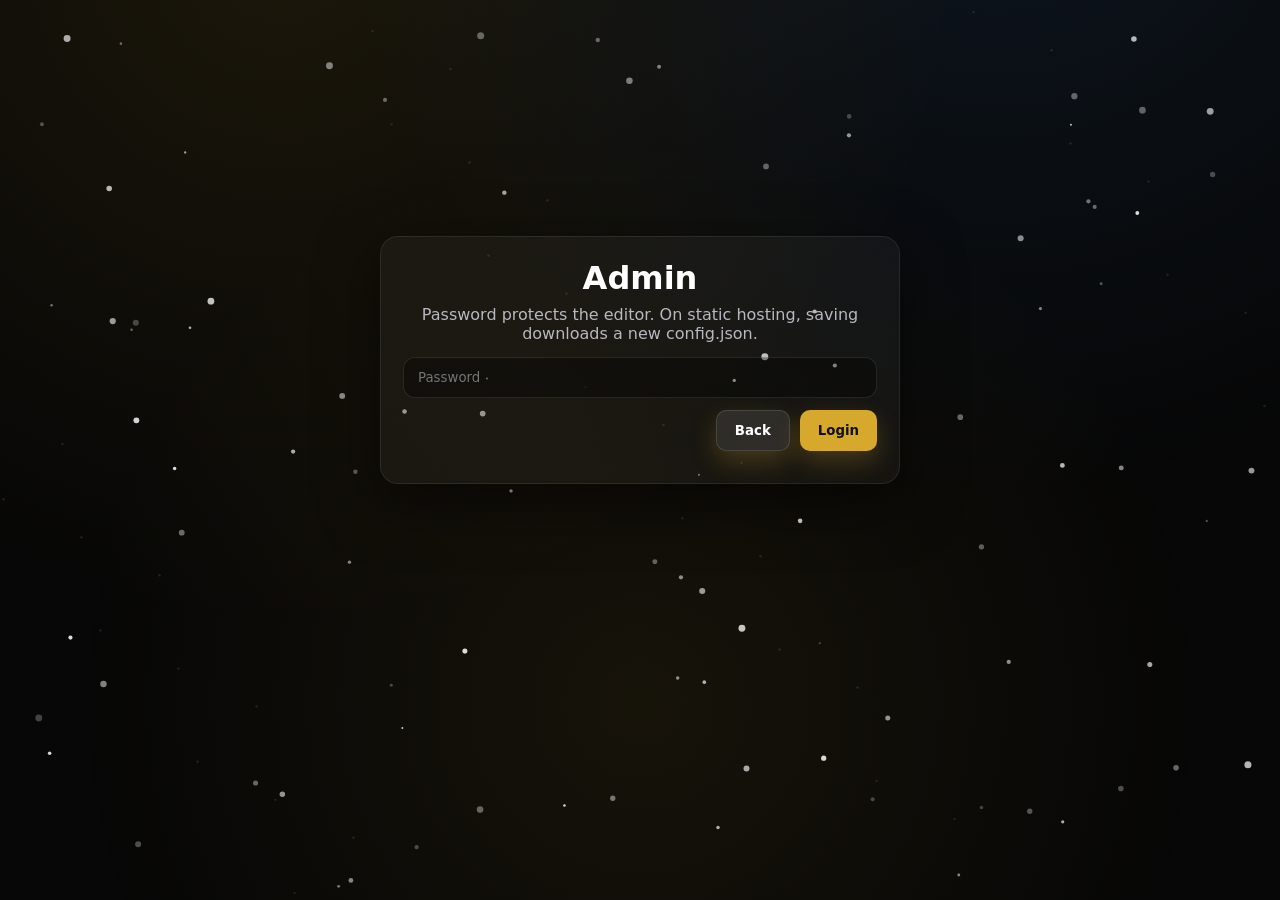
<file: admin/panel.html>
<!DOCTYPE html>
<html>
<head>
  <meta charset="utf-8" />
  <meta name="viewport" content="width=device-width,initial-scale=1" />
  <title>Admin Panel</title>
  <link rel="stylesheet" href="/assets/css/style.css">
</head>
<body>
  <div class="bg-vignette"></div>
  <canvas id="fxCanvas"></canvas>

  <div class="container" style="padding:30px 24px 60px">
    <div style="display:flex;justify-content:space-between;align-items:flex-end;gap:12px;flex-wrap:wrap">
      <div>
        <h2 style="font-size:36px">Config Editor</h2>
        <div class="muted">Edit config.json and download the updated file.</div>
      </div>
      <div style="display:flex;gap:10px">
        <a href="/leaderboard/"><button style="background:rgba(255,255,255,.10);color:#fff;border:1px solid rgba(255,255,255,.12)">Leaderboard</button></a>
        <button id="logoutBtn" style="background:rgba(255,255,255,.10);color:#fff;border:1px solid rgba(255,255,255,.12)">Logout</button>
        <button id="downloadBtn">Download config.json</button>
      </div>
    </div>

    <textarea id="editor"
      style="width:100%;height:520px;margin-top:16px;border-radius:18px;padding:16px;
      border:1px solid rgba(255,255,255,.10);
      background:rgba(0,0,0,.35);color:#fff;outline:none;
      font-family:ui-monospace,SFMono-Regular,Menlo,Monaco,Consolas,monospace;
      font-size:13px;line-height:1.5"></textarea>

    <div id="panelMsg" class="muted" style="margin-top:10px"></div>
  </div>

  <script type="module" src="/assets/js/admin.js"></script>
</body>
</html>
</file>
<file: assets/css/style.css>
:root{
  --bg:#070707;
  --panel:#0f0f10;
  --panel2:#121214;
  --line:#1f1f23;
  --gold:#d6a82c;
  --text:#ffffff;
  --muted:#b8b8c0;
  --good:#3ddc84;
  --bad:#ff5d5d;
  --shadow: 0 18px 60px rgba(0,0,0,.55);
}

*{margin:0;padding:0;box-sizing:border-box;font-family:Inter,system-ui,Segoe UI,Roboto,Arial,sans-serif;}
body{background:var(--bg);color:var(--text);overflow-x:hidden;min-height:100vh;}
a{color:inherit;text-decoration:none}
button{cursor:pointer;border:none;border-radius:10px;padding:12px 18px;font-weight:700;background:var(--gold);color:#111;box-shadow:0 10px 25px rgba(214,168,44,.25);transition:.25s}
button:hover{transform:translateY(-1px);filter:brightness(1.03)}
.container{max-width:1200px;margin:0 auto;padding:0 24px}

/* Announcement */
.announcement{display:none;background:linear-gradient(90deg, rgba(214,168,44,.95), rgba(214,168,44,.75));color:#111;padding:10px 14px;text-align:center;font-weight:800;letter-spacing:.2px}
.announcement a{color:#111;text-decoration:underline}

/* Navbar */
.navbar{position:sticky;top:0;z-index:50;backdrop-filter: blur(8px);background:rgba(7,7,7,.55);border-bottom:1px solid rgba(255,255,255,.06)}
.navbar-inner{display:flex;align-items:center;justify-content:space-between;padding:18px 0}
.brand{display:flex;align-items:center;gap:12px;font-weight:900}
.brand-badge{width:42px;height:42px;border-radius:12px;background:radial-gradient(circle at 30% 20%, rgba(214,168,44,.9), rgba(214,168,44,.1));box-shadow:0 0 0 1px rgba(214,168,44,.25), 0 12px 35px rgba(214,168,44,.15);display:grid;place-items:center}
.brand-badge span{font-weight:1000;color:#111}
.navlinks{display:flex;align-items:center;gap:18px}
.navlinks a{opacity:.85}
.navlinks a:hover{opacity:1}
.nav-pill{padding:10px 12px;border-radius:12px;background:rgba(255,255,255,.04);border:1px solid rgba(255,255,255,.06)}

/* Background vignette */
.bg-vignette{
  position:fixed;inset:-20vh -20vw;z-index:-3;
  background:
    radial-gradient(circle at 30% 10%, rgba(214,168,44,.10), transparent 40%),
    radial-gradient(circle at 70% 0%, rgba(80,160,255,.10), transparent 38%),
    radial-gradient(circle at 50% 70%, rgba(214,168,44,.08), transparent 45%);
  filter: blur(0px);
}

/* Animated particles canvas layer */
#fxCanvas{position:fixed;inset:0;z-index:-2;pointer-events:none}

/* HERO (Landing) */
.hero{padding:64px 0 28px;display:grid;place-items:center;text-align:center}
.hero h1{font-size:54px;line-height:1.05;letter-spacing:-.8px}
.hero p{margin-top:12px;color:var(--muted);font-size:16px}
.hero .cta{margin-top:22px;display:flex;gap:12px;flex-wrap:wrap;justify-content:center}
.hero-card{
  margin-top:34px;max-width:860px;width:100%;
  background:linear-gradient(180deg, rgba(255,255,255,.06), rgba(255,255,255,.03));
  border:1px solid rgba(255,255,255,.08);
  border-radius:18px;padding:18px 18px 14px;
  box-shadow:var(--shadow);
  overflow:hidden;position:relative;
}
.hero-card::before{
  content:"";position:absolute;inset:-120px -80px;
  background:radial-gradient(circle at 30% 30%, rgba(214,168,44,.20), transparent 50%);
  transform:rotate(8deg);
}
.hero-card-inner{position:relative;display:flex;gap:18px;align-items:center;justify-content:space-between;flex-wrap:wrap}
.mini-stat{display:flex;flex-direction:column;gap:2px;min-width:160px}
.mini-stat b{font-size:20px}
.mini-stat span{font-size:12px;color:var(--muted)}

/* Page title */
.page-title{padding:34px 0 10px;text-align:center}
.page-title h2{font-size:44px}
.page-title .sub{color:var(--muted);margin-top:10px}

/* Countdown */
.countdown{display:flex;justify-content:center;gap:14px;margin:22px 0 6px;flex-wrap:wrap}
.time-box{
  width:92px;padding:14px 12px;border-radius:14px;text-align:center;
  background:rgba(255,255,255,.04);border:1px solid rgba(255,255,255,.07);
  box-shadow:0 10px 30px rgba(0,0,0,.25);
}
.time-box .n{font-size:24px;font-weight:900}
.time-box .l{font-size:12px;color:var(--muted);margin-top:4px}

/* PODIUM */
.podium-wrap{display:grid;place-items:center;margin:30px 0 26px}
.podium{
  display:grid;
  grid-template-columns: 1fr 1fr 1fr;
  gap:18px;
  width:min(980px, 100%);
  align-items:end;
}
.podium-card{
  background:linear-gradient(180deg, rgba(255,255,255,.06), rgba(255,255,255,.02));
  border:1px solid rgba(255,255,255,.08);
  border-radius:18px;
  padding:18px 16px 14px;
  box-shadow:var(--shadow);
  position:relative;
  overflow:hidden;
  transform: translateY(0);
  transition:.25s;
}
.podium-card:hover{transform: translateY(-6px)}
.podium-card .rank-medal{
  position:absolute;top:14px;right:14px;
  width:36px;height:36px;border-radius:12px;
  display:grid;place-items:center;font-weight:1000;color:#111;
}
.medal-1{background:linear-gradient(135deg,#ffd25a,#b8830b);box-shadow:0 0 0 1px rgba(255,210,90,.35), 0 16px 40px rgba(255,210,90,.18)}
.medal-2{background:linear-gradient(135deg,#e8e8ee,#9fa3ad);box-shadow:0 0 0 1px rgba(232,232,238,.25), 0 16px 40px rgba(232,232,238,.10)}
.medal-3{background:linear-gradient(135deg,#f0a06a,#a85b2a);box-shadow:0 0 0 1px rgba(240,160,106,.25), 0 16px 40px rgba(240,160,106,.10)}

.podium-card.first{padding-top:26px}
.podium-card.second{opacity:.98}
.podium-card.third{opacity:.96}

.podium-card.first::before{
  content:"";position:absolute;inset:-120px -80px;
  background:radial-gradient(circle at 30% 30%, rgba(214,168,44,.25), transparent 55%);
  transform: rotate(12deg);
}
.gold-glow{
  position:absolute;inset:-40px -40px;pointer-events:none;
  background:radial-gradient(circle at 50% 30%, rgba(214,168,44,.23), transparent 55%);
  filter: blur(0px);
  animation: glowPulse 2.8s ease-in-out infinite alternate;
}
@keyframes glowPulse{from{opacity:.55}to{opacity:1}}

.avatar{
  width:72px;height:72px;border-radius:18px;
  overflow:hidden;display:inline-grid;place-items:center;
  border:1px solid rgba(255,255,255,.10);
  background:rgba(255,255,255,.03);
  box-shadow:0 18px 55px rgba(0,0,0,.45);
  transition:.25s;
}
.avatar img{width:100%;height:100%;object-fit:cover;display:block;transform:scale(1);transition:.25s}
.podium-card:hover .avatar{transform:translateY(-2px)}
.podium-card:hover .avatar img{transform:scale(1.06)}

.podium-name{margin-top:12px;font-weight:900;font-size:20px}
.podium-metrics{margin-top:10px;display:grid;gap:8px}
.metric{display:flex;justify-content:space-between;color:var(--muted);font-size:13px}
.metric b{color:#fff}
.prize{margin-top:12px;font-weight:1000;color:var(--gold);font-size:18px}

/* TABLE */
.table{
  margin:18px auto 30px;
  width:min(980px, 100%);
  border-radius:18px;
  overflow:hidden;
  border:1px solid rgba(255,255,255,.08);
  background:rgba(255,255,255,.03);
  box-shadow:var(--shadow);
}
.thead,.trow{
  display:grid;
  grid-template-columns: 90px 1.6fr 1fr 1fr 110px;
  align-items:center;
}
.thead{
  padding:14px 16px;
  background:rgba(255,255,255,.04);
  color:var(--muted);
  font-size:12px;
  font-weight:800;
  letter-spacing:.6px;
  text-transform:uppercase;
}
.trow{
  padding:14px 16px;
  border-top:1px solid rgba(255,255,255,.06);
  transition:.15s;
}
.trow:hover{background:rgba(255,255,255,.035)}
.rankbox{display:flex;align-items:center;gap:10px;font-weight:900}
.rankdelta{
  font-size:12px;font-weight:1000;
  display:inline-flex;align-items:center;gap:4px;
  padding:4px 8px;border-radius:999px;
  background:rgba(255,255,255,.05);
  border:1px solid rgba(255,255,255,.06);
}
.rankdelta.up{color:var(--good)}
.rankdelta.down{color:var(--bad)}
.rankdelta.same{color:var(--muted)}
.pfp{width:34px;height:34px;border-radius:12px;overflow:hidden;border:1px solid rgba(255,255,255,.10);background:rgba(255,255,255,.03)}
.pfp img{width:100%;height:100%;object-fit:cover}
.playercell{display:flex;align-items:center;gap:12px}
.playername{font-weight:900}
.small{color:var(--muted);font-size:12px;margin-top:2px}
.num{font-weight:900}
.muted{color:var(--muted)}

/* Discord */
.discord-wrap{display:flex;justify-content:center;margin:34px 0 70px}
.discord{
  width:min(420px, 92vw);
  border-radius:18px;
  overflow:hidden;
  border:1px solid rgba(255,255,255,.08);
  box-shadow:var(--shadow);
}

/* Footer */
.footer{padding:22px 0 40px;text-align:center;color:var(--muted);border-top:1px solid rgba(255,255,255,.06)}

/* 404 / maintenance / launching */
.center-page{min-height:80vh;display:grid;place-items:center;text-align:center;padding:30px}
.big{font-size:92px;letter-spacing:-2px}
.pulse{animation:pulse 1.6s ease-in-out infinite alternate}
@keyframes pulse{from{transform:scale(1);opacity:.75}to{transform:scale(1.03);opacity:1}}

/* responsive */
@media (max-width:900px){
  .podium{grid-template-columns:1fr;gap:12px}
  .thead,.trow{grid-template-columns: 80px 1.7fr 1fr 96px}
  .hide-sm{display:none}
}

.token-num{
  display:inline-flex;
  align-items:center;
  gap:6px;
}

.token-num img{
  width:16px;
  height:16px;
  object-fit:contain;
  opacity:.95;
  transform:translateY(1px);
}

@media (max-width:900px){
  .token-num img{ width:14px; height:14px; }
}

/* ---------- Home Prize Card (Skinrave style) ---------- */

.home-grid{
  display:grid;
  place-items:center;
  margin-top:26px;
}

.prize-card{
  width:min(520px, 92vw);
  background:rgba(10,10,10,.65);
  border:1px solid rgba(255,255,255,.08);
  border-radius:18px;
  box-shadow:0 22px 70px rgba(0,0,0,.55);
  padding:26px 22px 20px;
  position:relative;
  overflow:hidden;
}

.prize-card::before{
  content:"";
  position:absolute;
  inset:-140px -120px;
  background:radial-gradient(circle at 35% 20%, rgba(78,210,140,.15), transparent 55%),
             radial-gradient(circle at 60% 35%, rgba(214,168,44,.10), transparent 60%);
  transform:rotate(10deg);
}

.prize-card-inner{
  position:relative;
  display:flex;
  flex-direction:column;
  align-items:center;
  text-align:center;
  gap:14px;
}

.skinrave-logo{
  display:flex;
  align-items:center;
  gap:12px;
  font-weight:1000;
  letter-spacing:.5px;
}

.skinrave-logo .mark{
  width:42px;height:42px;border-radius:14px;
  background:rgba(62,210,135,.08);
  border:1px solid rgba(62,210,135,.20);
  display:grid;place-items:center;
}

.skinrave-logo .word{
  font-size:28px;
  color:#63f0a9;
  text-shadow:0 0 18px rgba(99,240,169,.18);
}

.pool-row{
  display:flex;
  align-items:center;
  justify-content:center;
  gap:10px;
  margin-top:2px;
}

.pool-row .pool-icon{
  width:22px;height:22px;opacity:.9;
}

.pool-row .pool-number{
  font-size:44px;
  font-weight:1000;
  color:#57eaa3;
  text-shadow:0 0 18px rgba(99,240,169,.18);
}

.pool-sub{
  margin-top:-6px;
  color:rgba(255,255,255,.70);
  font-size:12px;
  letter-spacing:.6px;
  text-transform:uppercase;
}

.you-get{
  width:100%;
  margin-top:8px;
  border:1px solid rgba(255,255,255,.18);
  border-radius:14px;
  padding:14px 14px;
  background:rgba(255,255,255,.03);
}

.you-get .label{
  color:rgba(214,168,44,.95);
  font-weight:900;
  font-size:12px;
  letter-spacing:.8px;
  text-transform:uppercase;
}

.you-get .text{
  margin-top:8px;
  color:rgba(255,255,255,.86);
  font-weight:700;
  font-size:14px;
}

.card-actions{
  width:100%;
  display:grid;
  gap:12px;
  margin-top:10px;
}

.btn-outline{
  width:100%;
  background:transparent;
  color:#fff;
  border:1px solid rgba(255,255,255,.22);
  box-shadow:none;
}

.btn-outline:hover{ background:rgba(255,255,255,.06); }

.btn-gold{
  width:100%;
}

/* ---------- Footer blocks like screenshot ---------- */

.footer-block{
  width:min(1150px, 94vw);
  margin:48px auto 0;
  padding:22px 18px;
  border-radius:18px;
  background:rgba(255,255,255,.03);
  border:1px solid rgba(255,255,255,.06);
  box-shadow:0 20px 60px rgba(0,0,0,.45);
  text-align:center;
}

.footer-title{
  display:flex;
  align-items:center;
  justify-content:center;
  gap:10px;
  font-weight:1000;
  color:rgba(214,168,44,.95);
  margin-bottom:12px;
}

.footer-title .warn{
  font-size:14px;
  display:inline-grid;
  place-items:center;
  width:18px;height:18px;
}

.footer-text{
  color:rgba(255,255,255,.70);
  line-height:1.6;
  font-size:13px;
}

.footer-text a{
  color:rgba(214,168,44,.95);
  text-decoration:none;
  font-weight:900;
}

.footer-divider{
  height:1px;
  background:rgba(214,168,44,.25);
  margin:16px auto;
  width:min(980px, 90%);
}

.follow-connect{
  width:min(1150px, 94vw);
  margin:30px auto 0;
  padding:24px 18px 34px;
  text-align:center;
}

.follow-connect h3{
  color:rgba(214,168,44,.95);
  font-weight:1000;
  margin-bottom:14px;
}

.discord-circle{
  width:54px;height:54px;
  margin:0 auto 14px;
  border-radius:999px;
  border:1px solid rgba(214,168,44,.22);
  background:rgba(255,255,255,.03);
  display:grid;
  place-items:center;
  box-shadow:0 20px 60px rgba(0,0,0,.45);
}

.discord-circle img{
  width:26px;height:26px;opacity:.95;
}

.copy{
  color:rgba(255,255,255,.55);
  font-size:12px;
}

/* Clean Skinrave prize card */

.prize-card{
  width:min(520px,92vw);
  margin:30px auto;
  padding:28px 24px 24px;

  background:rgba(10,10,10,.65);
  border:1px solid rgba(255,255,255,.08);
  border-radius:18px;

  box-shadow:
  0 25px 80px rgba(0,0,0,.65),
  inset 0 0 0 1px rgba(255,255,255,.02);

  backdrop-filter:blur(8px);
}

.prize-logo{
  display:flex;
  justify-content:center;
  margin-bottom:12px;
}

.prize-logo img{
  width:190px;
  height:auto;
}

.prize-pool{
  display:flex;
  align-items:center;
  justify-content:center;
  gap:10px;

  font-size:46px;
  font-weight:900;
  color:#57eaa3;

  text-shadow:0 0 16px rgba(87,234,163,.2);
}

.prize-pool img{
  width:22px;
  height:22px;
  opacity:.9;
}

.prize-sub{
  text-align:center;
  margin-top:6px;

  font-size:12px;
  letter-spacing:.6px;
  color:rgba(255,255,255,.65);
}

.you-get{
  margin-top:18px;
  border:1px solid rgba(255,255,255,.18);
  border-radius:14px;
  padding:14px;
  text-align:center;
}

.you-get-title{
  font-size:12px;
  font-weight:900;
  letter-spacing:.7px;
  color:#d6a82c;
  margin-bottom:6px;
}

.you-get-text{
  font-weight:700;
  color:rgba(255,255,255,.85);
}

.prize-actions{
  display:grid;
  gap:12px;
  margin-top:16px;
}

.prize-actions button{
  width:100%;
}

.btn-outline{
  background:transparent;
  border:1px solid rgba(255,255,255,.25);
}

.btn-outline:hover{
  background:rgba(255,255,255,.06);
}

/* --- Gold shimmer text (applies to the number) --- */
.shimmer{
  position:relative;
  display:inline-block;
  background: linear-gradient(
    90deg,
    #57eaa3 0%,
    #57eaa3 35%,
    #ffd25a 50%,
    #57eaa3 65%,
    #57eaa3 100%
  );
  -webkit-background-clip:text;
  background-clip:text;
  color:transparent;
  background-size: 220% 100%;
  animation: shimmerMove 2.6s linear infinite;
  text-shadow: 0 0 16px rgba(87,234,163,.18);
}

@keyframes shimmerMove{
  0%{ background-position: 0% 0; }
  100%{ background-position: 220% 0; }
}

/* --- Sign Up button hover glow --- */
.btn-gold{
  position:relative;
  overflow:hidden;
}

.btn-gold::before{
  content:"";
  position:absolute;
  inset:-2px;
  background: radial-gradient(circle at 50% 30%, rgba(214,168,44,.55), transparent 60%);
  opacity:0;
  transition:.25s;
  pointer-events:none;
}

.btn-gold:hover{
  transform: translateY(-1px);
  box-shadow: 0 18px 45px rgba(214,168,44,.30);
  filter: brightness(1.03);
}

.btn-gold:hover::before{
  opacity:1;
}

/* extra: subtle animated shine sweep on hover */
.btn-gold::after{
  content:"";
  position:absolute;
  top:-40%;
  left:-60%;
  width:40%;
  height:180%;
  background: linear-gradient(90deg, transparent, rgba(255,255,255,.25), transparent);
  transform: rotate(18deg);
  opacity:0;
  transition:.25s;
  pointer-events:none;
}

.btn-gold:hover::after{
  opacity:1;
  left:120%;
  transition: .65s;
}

/* Token particles canvas inside the prize card (behind content) */
.prize-card{
  position:relative;
  overflow:hidden;
}

.token-canvas{
  position:absolute;
  inset:0;
  width:100%;
  height:100%;
  z-index:0;
  pointer-events:none;
  opacity:.55;
}

.prize-card > *:not(.token-canvas){
  position:relative;
  z-index:1;
}

.logo{
display:flex;
align-items:center;
gap:12px;
}

.logo-img{
width:42px;
height:42px;
border-radius:10px;
object-fit:cover;

background:linear-gradient(135deg,#e6b94a,#a9791a);
padding:3px;

box-shadow:
0 0 12px rgba(230,185,74,.4),
inset 0 0 6px rgba(0,0,0,.6);
}

.logo-title{
font-weight:800;
font-size:16px;
}

.logo-sub{
font-size:12px;
color:rgba(255,255,255,.55);
}

.logo-img:hover{
transform:scale(1.05);
box-shadow:
0 0 18px rgba(230,185,74,.7),
inset 0 0 8px rgba(0,0,0,.7);
transition:.25s;
}

/* --- Brand badge as image (override) --- */
.brand-badge--img{
  display:grid !important;
  place-items:center !important;
  padding:0 !important;
  overflow:hidden !important;
}

.brand-badge--img img{
  width:100% !important;
  height:100% !important;
  object-fit:cover !important;
  border-radius:inherit !important;
  display:block !important;
}

/* Optional: make the badge slightly less "round" if it looks weird */
.brand-badge{
  border-radius:14px; /* was likely 999px */
}

/* =========================
   NAVBAR UPGRADES
   ========================= */

/* Logo glow animation */
.brand-badge--img img{
  filter: drop-shadow(0 0 10px rgba(214,168,44,.35));
  animation: logoGlow 2.8s ease-in-out infinite;
}

@keyframes logoGlow{
  0%,100%{
    filter: drop-shadow(0 0 10px rgba(214,168,44,.30));
    transform: translateZ(0);
  }
  50%{
    filter: drop-shadow(0 0 18px rgba(214,168,44,.55));
  }
}

/* Live pulse dot (next to Connecting / Updated / etc) */
.status-live{
  display:inline-flex;
  align-items:center;
  gap:8px;
}

.status-live::before{
  content:"";
  width:8px;
  height:8px;
  border-radius:999px;
  background:#2dff86;
  box-shadow: 0 0 10px rgba(45,255,134,.55);
  animation: livePulse 1.2s ease-in-out infinite;
}

@keyframes livePulse{
  0%{ transform:scale(1); opacity:.9; }
  50%{ transform:scale(1.6); opacity:.35; }
  100%{ transform:scale(1); opacity:.9; }
}

/* Hover glow on navbar links */
.nav-pill{
  position:relative;
  transition: transform .18s ease, box-shadow .18s ease, background .18s ease, border-color .18s ease;
  will-change: transform;
}

.nav-pill:hover{
  transform: translateY(-1px);
  border-color: rgba(214,168,44,.35);
  background: rgba(214,168,44,.08);
  box-shadow: 0 12px 30px rgba(214,168,44,.12);
}

/* optional: subtle underline sweep */
.nav-pill::after{
  content:"";
  position:absolute;
  left:12px;
  right:12px;
  bottom:6px;
  height:2px;
  border-radius:999px;
  background: linear-gradient(90deg, transparent, rgba(214,168,44,.75), transparent);
  opacity:0;
  transform: translateY(3px);
  transition: .22s ease;
}

.nav-pill:hover::after{
  opacity:.9;
  transform: translateY(0);
}

/* =========================
   CASE POPUP WIDGET
   ========================= */

.case-widget{
  position:fixed;
  right:20px;
  bottom:20px;
  width:290px;
  z-index:120;
  border-radius:20px;
  overflow:hidden;
  background:linear-gradient(180deg, rgba(12,12,15,.94), rgba(9,9,11,.96));
  border:1px solid rgba(255,255,255,.08);
  box-shadow:
    0 24px 70px rgba(0,0,0,.50),
    inset 0 1px 0 rgba(255,255,255,.03);
  backdrop-filter:blur(12px);
  transform:translateY(20px) scale(.98);
  opacity:0;
  pointer-events:none;
  transition:
    opacity .35s ease,
    transform .35s ease,
    width .28s ease,
    border-radius .28s ease;
}

.case-widget.show{
  opacity:1;
  transform:translateY(0) scale(1);
  pointer-events:auto;
}

.case-widget.collapsed{
  width:200px;
  border-radius:16px;
}

.case-widget::before{
  content:"";
  position:absolute;
  inset:-80px -80px auto auto;
  width:160px;
  height:160px;
  background:radial-gradient(circle, rgba(214,168,44,.12), transparent 68%);
  pointer-events:none;
}

.case-widget-inner{
  position:relative;
  padding:14px 14px 12px;
}

.case-widget-header{
  display:flex;
  align-items:center;
  justify-content:space-between;
  gap:10px;
  min-height:34px;
}

.case-widget-body{
  transition:opacity .22s ease, transform .22s ease;
}

.case-widget.fade-out .case-widget-body{
  opacity:0;
  transform:translateY(6px);
}

/* badge */
.case-widget-badge,
.case-widget-mini-badge{
  font-size:11px;
  font-weight:900;
  letter-spacing:.5px;
  padding:7px 10px;
  border-radius:11px;
  border:1px solid var(--case-badge-border, rgba(62,210,135,.20));
  background:var(--case-badge-bg, rgba(62,210,135,.14));
  color:var(--case-badge-color, #7ef3b8);
  box-shadow:0 6px 18px rgba(0,0,0,.10);
  line-height:1;
  white-space:nowrap;
}

.case-widget-mini-badge{
  padding:6px 8px;
  font-size:10px;
  width:max-content;
}

/* arrow toggle */
.case-widget-toggle{
  width:36px;
  height:36px;
  min-width:36px;
  min-height:36px;
  padding:0;
  border:none;
  border-radius:999px;
  background:rgba(255,255,255,.07);
  display:flex;
  align-items:center;
  justify-content:center;
  cursor:pointer;
  transition:transform .18s ease, background .18s ease, box-shadow .18s ease;
  box-shadow:0 8px 18px rgba(0,0,0,.18);
}

.case-widget-toggle:hover{
  background:rgba(255,255,255,.13);
  box-shadow:0 10px 22px rgba(0,0,0,.24);
  transform:translateY(-1px);
}

.case-widget-toggle-icon{
  width:12px;
  height:12px;
  display:block;
  border-right:3px solid #fff;
  border-bottom:3px solid #fff;
  transition:transform .22s ease;
  opacity:.95;
}

.case-widget:not(.collapsed) .case-widget-toggle-icon{
  transform:rotate(45deg) translateY(-1px);
}

.case-widget.collapsed .case-widget-toggle-icon{
  transform:rotate(-45deg);
}

/* body */
.case-widget-media{
  display:flex;
  justify-content:center;
  align-items:center;
  min-height:158px;
  margin-top:8px;
}

.case-widget-media img{
  width:158px;
  max-width:100%;
  height:auto;
  display:block;
  filter:drop-shadow(0 10px 22px rgba(0,0,0,.35));
  transition:transform .28s ease, opacity .28s ease;
}

.case-widget:hover .case-widget-media img{
  transform:translateY(-2px) scale(1.015);
}

.case-widget-title{
  margin-top:6px;
  text-align:center;
  font-size:18px;
  font-weight:1000;
  color:#fff;
  letter-spacing:-.2px;
}

.case-widget-price{
  margin-top:6px;
  display:flex;
  align-items:center;
  justify-content:center;
  gap:6px;
  color:#fff;
  font-weight:1000;
  font-size:20px;
}

.case-widget-price img{
  width:15px;
  height:15px;
  object-fit:contain;
}

.case-widget-actions{
  margin-top:14px;
  display:grid;
  gap:10px;
}

.case-widget-btn{
  width:100%;
  display:inline-flex;
  align-items:center;
  justify-content:center;
  gap:8px;
  text-decoration:none;
  border-radius:14px;
  padding:13px 14px;
  font-weight:1000;
  transition:.2s ease;
}

.case-widget-btn.primary{
  background:linear-gradient(180deg, rgba(214,168,44,.98), rgba(190,145,28,.98));
  color:#111;
  box-shadow:0 12px 30px rgba(214,168,44,.18);
}

.case-widget-btn.primary:hover{
  transform:translateY(-1px);
  box-shadow:0 16px 38px rgba(214,168,44,.26);
}

.case-widget-progress{
  margin-top:12px;
  height:4px;
  border-radius:999px;
  background:rgba(255,255,255,.08);
  overflow:hidden;
}

.case-widget-progress-bar{
  width:0%;
  height:100%;
  background:linear-gradient(90deg, rgba(255,170,80,.95), rgba(214,168,44,.95), rgba(255,95,95,.95));
  border-radius:999px;
}

/* collapsed layout */
.case-widget-collapsed-label{
  display:none;
  align-items:center;
  justify-content:space-between;
  gap:10px;
  min-width:0;
  flex:1;
}

.case-widget.collapsed .case-widget-inner{
  padding:12px 14px;
}

.case-widget.collapsed .case-widget-body{
  display:none;
}

.case-widget.collapsed .case-widget-header{
  min-height:auto;
  align-items:center;
  gap:10px;
}

.case-widget.collapsed .case-widget-badge{
  display:none;
}

.case-widget.collapsed .case-widget-collapsed-label{
  display:flex;
}

.case-widget-mini-left{
  display:flex;
  align-items:center;
  gap:10px;
  min-width:0;
  flex:1;
}

.case-widget-mini-title{
  display:flex;
  align-items:flex-start;
  gap:8px;
  min-width:0;
}

.case-widget-mini-title img{
  width:20px;
  height:20px;
  min-width:20px;
  object-fit:contain;
  border-radius:6px;
  margin-top:1px;
}

.case-widget-mini-text{
  display:flex;
  flex-direction:column;
  gap:6px;
  min-width:0;
}

.case-widget-mini-text span{
  display:block;
  line-height:1.1;
  word-break:break-word;
  color:#fff;
  font-weight:900;
  font-size:14px;
}

.case-widget.collapsed .case-widget-toggle{
  margin-left:auto;
}

/* mobile */
@media (max-width:700px){
  .case-widget{
    width:248px;
    right:14px;
    bottom:14px;
  }

  .case-widget.collapsed{
    width:185px;
  }

  .case-widget-media{
    min-height:132px;
  }

  .case-widget-media img{
    width:132px;
  }

  .case-widget-title{
    font-size:17px;
  }

  .case-widget-price{
    font-size:18px;
  }
}

/* =========================
   PROFILE PAGE
   ========================= */

.profile-page-wrap{
  padding-top:34px;
  padding-bottom:40px;
}

/* CARD */

.profile-skinrave-card{
  width:100%;
  min-height:210px;
  border-radius:20px;

  background:
    radial-gradient(circle at 10% 0%, rgba(113,172,255,.16), transparent 22%),
    radial-gradient(circle at 72% 10%, rgba(137,79,255,.08), transparent 18%),
    radial-gradient(circle at 86% 30%, rgba(62,210,135,.08), transparent 18%),
    linear-gradient(135deg, rgba(24,30,52,.96), rgba(20,18,34,.96));

  border:1px solid rgba(255,255,255,.06);
  box-shadow:0 22px 70px rgba(0,0,0,.42);

  display:grid;
  grid-template-columns:380px 1fr;

  gap:20px;
  padding:22px;

  overflow:hidden;
  position:relative;
}

/* subtle particle dots */

.profile-skinrave-card::after{
  content:"";
  position:absolute;
  inset:0;

  background-image:
    radial-gradient(circle, rgba(95,165,255,.75) 0 1.6px, transparent 1.7px),
    radial-gradient(circle, rgba(162,107,255,.65) 0 1.4px, transparent 1.5px),
    radial-gradient(circle, rgba(62,210,135,.55) 0 1.4px, transparent 1.5px);

  background-size:190px 120px,240px 140px,280px 160px;
  background-position:20px 10px,60% 18%,78% 34%;

  opacity:.35;
  pointer-events:none;
}

.profile-skinrave-left,
.profile-skinrave-right{
  position:relative;
  z-index:1;
}

/* LEFT SIDE */

.profile-skinrave-left{
  display:flex;
  gap:22px;
  align-items:flex-start;

  padding-right:12px;
  border-right:1px solid rgba(255,255,255,.10);
}

/* AVATAR */

.profile-avatar-shell{
  position:relative;
  width:116px;
  min-width:116px;
  height:128px;

  display:flex;
  align-items:flex-start;
  justify-content:center;
  padding-top:6px;
}

.profile-avatar-main{
  width:104px;
  height:104px;

  object-fit:cover;
  display:block;

  background:#111;

  border:2px solid rgba(84,175,255,.95);

  box-shadow:
    0 0 0 3px rgba(0,0,0,.22),
    0 0 24px rgba(63,145,255,.22);

  clip-path:polygon(
    22% 0,
    78% 0,
    100% 20%,
    100% 80%,
    78% 100%,
    22% 100%,
    0 80%,
    0 20%
  );
}

.profile-level-hex{
  position:absolute;
  left:50%;
  bottom:0;

  transform:translateX(-50%);

  width:58px;
  height:42px;

  display:flex;
  align-items:center;
  justify-content:center;

  font-size:18px;
  font-weight:1000;

  color:#0e1626;

  background:linear-gradient(180deg,#8ed3ff,#3e82e6);

  clip-path:polygon(50% 100%,0 72%,0 0,100% 0,100% 72%);

  box-shadow:
    0 10px 24px rgba(61,122,225,.32),
    inset 0 1px 0 rgba(255,255,255,.35);

  z-index:2;
}

/* USER INFO */

.profile-main-info{
  flex:1;
  min-width:0;
  padding-top:4px;
}

.profile-name-row{
  display:flex;
  align-items:flex-start;
  justify-content:space-between;
}

.profile-name-row h1{
  margin:0;

  font-size:20px;
  font-weight:1000;

  letter-spacing:-.4px;
  color:#fff;
}

/* ID */

.profile-id-row{
  margin-top:8px;

  display:flex;
  align-items:center;
  gap:8px;

  color:rgba(255,255,255,.78);
  font-size:14px;
}

.profile-id-row b{
  color:#fff;
}

.profile-copy-btn{
  width:22px;
  height:22px;

  border:none;
  background:transparent;

  color:rgba(255,255,255,.65);

  cursor:pointer;
  font-size:15px;
  line-height:1;

  padding:0;
}

.profile-copy-btn:hover{
  color:#fff;
}

/* BALANCE */

.profile-balance-strip{
  margin-top:14px;

  min-height:52px;

  display:flex;
  align-items:center;
  justify-content:flex-start;

  gap:12px;

  border-top:1px solid rgba(255,255,255,.08);
  border-bottom:1px solid rgba(255,255,255,.08);

  padding:10px 0;
}

.profile-balance-left{
  display:flex;
  align-items:center;
  gap:10px;

  color:#fff;
  font-size:18px;
  font-weight:1000;
}

.profile-balance-left img{
  width:18px;
  height:18px;
}

/* LEVEL TEXT */

.profile-levels-line{
  margin-top:14px;

  display:flex;
  justify-content:space-between;
  align-items:center;

  color:#dff0ff;

  font-size:15px;
  font-weight:1000;
}

/* XP BAR */

.profile-xp-bar{
  margin-top:6px;

  width:100%;
  height:9px;

  border-radius:999px;
  background:rgba(255,255,255,.10);

  overflow:hidden;
}

.profile-xp-bar-fill{
  height:100%;
  width:50%;

  border-radius:999px;

  background:linear-gradient(90deg,#6dbdff,#d3efff);

  box-shadow:0 0 18px rgba(121,197,255,.18);
}

/* XP TEXT */

.profile-xp-note{
  margin-top:10px;

  display:flex;
  align-items:center;
  justify-content:center;

  gap:6px;

  color:rgba(255,255,255,.78);
  font-size:14px;
}

.profile-xp-pill{
  display:inline-flex;

  align-items:center;
  justify-content:center;

  min-width:20px;
  height:20px;

  padding:0 6px;

  border-radius:999px;

  background:rgba(255,255,255,.08);

  color:#d7dbe5;

  font-size:10px;
  font-weight:1000;
}

/* RIGHT SIDE STATS */

.profile-skinrave-right{
  display:grid;
  grid-template-columns:repeat(4,1fr);
  align-items:stretch;
}

.profile-stat-block{
  display:flex;
  flex-direction:column;

  align-items:center;
  justify-content:center;

  text-align:center;

  padding:10px 20px;
}

.profile-stat-block + .profile-stat-block{
  border-left:1px solid rgba(255,255,255,.10);
}

.profile-stat-block img{
  width:72px;
  height:72px;

  object-fit:contain;

  margin-bottom:10px;

  filter:drop-shadow(0 10px 18px rgba(0,0,0,.28));
}

.profile-stat-value{
  font-size:16px;
  font-weight:1000;

  line-height:1.15;
  color:#fff;
}

.profile-stat-label{
  margin-top:6px;

  font-size:14px;
  font-weight:900;
}

/* STAT COLORS */

.profile-stat-block.games .profile-stat-value,
.profile-stat-block.games .profile-stat-label{
  color:#8b74ff;
}

.profile-stat-block.case .profile-stat-value,
.profile-stat-block.case .profile-stat-label{
  color:#8ac2ff;
}

.profile-stat-block.win .profile-stat-value,
.profile-stat-block.win .profile-stat-label{
  color:#7ef3b8;
}

.profile-stat-block.drop .profile-stat-value,
.profile-stat-block.drop .profile-stat-label{
  color:#ff6df7;
}

/* TOKEN VALUE */

.profile-token-value{
  display:inline-flex;
  align-items:center;
  gap:6px;
}

.profile-token-value img{
  width:16px;
  height:16px;
}

/* RESPONSIVE */

@media (max-width:1040px){

  .profile-skinrave-card{
    grid-template-columns:1fr;
  }

  .profile-skinrave-left{
    border-right:none;
    padding-right:0;

    border-bottom:1px solid rgba(255,255,255,.10);
    padding-bottom:18px;
  }

  .profile-skinrave-right{
    grid-template-columns:repeat(2,1fr);
  }

}

@media (max-width:680px){

  .profile-skinrave-left{
    flex-direction:column;
    align-items:center;
    text-align:center;
  }

  .profile-main-info{
    width:100%;
  }

  .profile-skinrave-right{
    grid-template-columns:1fr;
  }

}

/* =========================
   GIVEAWAY PAGE
   ========================= */

.giveaway-page-wrap{
  padding-top:34px;
  padding-bottom:40px;
}

.giveaway-hero-card,
.giveaway-entries-card{
  border-radius:22px;
  background:
    radial-gradient(circle at 12% 0%, rgba(214,168,44,.16), transparent 24%),
    radial-gradient(circle at 78% 14%, rgba(255,210,90,.10), transparent 18%),
    radial-gradient(circle at 82% 36%, rgba(214,168,44,.08), transparent 22%),
    linear-gradient(135deg, rgba(20,18,14,.96), rgba(18,18,22,.96));
  border:1px solid rgba(214,168,44,.12);
  box-shadow:
    0 24px 70px rgba(0,0,0,.45),
    inset 0 1px 0 rgba(255,255,255,.03);
  padding:26px;
  position:relative;
  overflow:hidden;
}

.giveaway-hero-card::before,
.giveaway-entries-card::before{
  content:"";
  position:absolute;
  inset:-120px -100px;
  background:
    radial-gradient(circle at 26% 18%, rgba(214,168,44,.12), transparent 28%),
    radial-gradient(circle at 78% 30%, rgba(255,220,120,.08), transparent 24%);
  pointer-events:none;
}

.giveaway-hero-card::after{
  content:"";
  position:absolute;
  inset:0;
  background-image:
    radial-gradient(circle, rgba(214,168,44,.55) 0 1.4px, transparent 1.5px),
    radial-gradient(circle, rgba(255,255,255,.35) 0 1.2px, transparent 1.3px);
  background-size: 220px 150px, 280px 180px;
  background-position: 30px 20px, 70% 26%;
  opacity:.22;
  pointer-events:none;
}

.giveaway-hero-top,
.giveaway-section-head{
  position:relative;
  z-index:1;
}

.giveaway-hero-top{
  display:flex;
  justify-content:space-between;
  align-items:flex-start;
  gap:22px;
}

.giveaway-kicker{
  display:inline-flex;
  align-items:center;
  gap:8px;
  padding:8px 12px;
  border-radius:999px;
  background:rgba(214,168,44,.14);
  border:1px solid rgba(214,168,44,.22);
  color:#ffd97a;
  font-size:12px;
  font-weight:1000;
  letter-spacing:.7px;
  text-transform:uppercase;
  box-shadow:0 10px 26px rgba(214,168,44,.10);
}

.giveaway-kicker::before{
  content:"";
  width:8px;
  height:8px;
  border-radius:999px;
  background:#ffd97a;
  box-shadow:0 0 14px rgba(255,217,122,.55);
  animation: giveawayPulse 1.5s ease-in-out infinite;
}

@keyframes giveawayPulse{
  0%,100%{ transform:scale(1); opacity:1; }
  50%{ transform:scale(1.6); opacity:.45; }
}

.giveaway-hero-top h1{
  margin:14px 0 8px;
  font-size:42px;
  line-height:1.05;
  letter-spacing:-1px;
  color:#fff;
}

.giveaway-hero-top p{
  margin:0;
  color:rgba(255,255,255,.76);
  font-size:16px;
  line-height:1.6;
  max-width:720px;
}

.giveaway-join-btn{
  position:relative;
  border:none;
  border-radius:16px;
  padding:15px 22px;
  background:linear-gradient(180deg, rgba(214,168,44,.98), rgba(190,145,28,.98));
  color:#111;
  font-weight:1000;
  font-size:15px;
  cursor:pointer;
  box-shadow:0 14px 34px rgba(214,168,44,.22);
  transition:transform .2s ease, box-shadow .2s ease, filter .2s ease;
  overflow:hidden;
}

.giveaway-join-btn:hover{
  transform:translateY(-2px);
  box-shadow:0 18px 42px rgba(214,168,44,.30);
  filter:brightness(1.03);
}

.giveaway-join-btn::after{
  content:"";
  position:absolute;
  top:-40%;
  left:-60%;
  width:40%;
  height:180%;
  background:linear-gradient(90deg, transparent, rgba(255,255,255,.22), transparent);
  transform:rotate(16deg);
  opacity:0;
  pointer-events:none;
}

.giveaway-join-btn:hover::after{
  left:120%;
  opacity:1;
  transition:.7s;
}

.giveaway-info-line{
  margin-top:18px;
  display:flex;
  align-items:center;
  gap:12px;
  color:rgba(255,255,255,.78);
  background:rgba(255,255,255,.03);
  border:1px solid rgba(214,168,44,.12);
  border-radius:16px;
  padding:14px 16px;
  position:relative;
  z-index:1;
}

.giveaway-info-badge{
  width:26px;
  height:26px;
  min-width:26px;
  display:inline-flex;
  align-items:center;
  justify-content:center;
  border-radius:999px;
  background:rgba(214,168,44,.14);
  color:#ffd97a;
  font-weight:1000;
  border:1px solid rgba(214,168,44,.18);
}

.giveaway-countdown{
  margin-top:22px;
  justify-content:flex-start;
  position:relative;
  z-index:1;
}

.giveaway-stats-grid{
  margin-top:22px;
  display:grid;
  grid-template-columns:repeat(3, 1fr);
  gap:14px;
  position:relative;
  z-index:1;
}

.giveaway-stat-card{
  padding:18px 16px;
  border-radius:18px;
  background:linear-gradient(180deg, rgba(255,255,255,.04), rgba(255,255,255,.025));
  border:1px solid rgba(214,168,44,.10);
  box-shadow:0 10px 28px rgba(0,0,0,.18);
  transition:transform .18s ease, border-color .18s ease, box-shadow .18s ease;
}

.giveaway-stat-card:hover{
  transform:translateY(-2px);
  border-color:rgba(214,168,44,.20);
  box-shadow:0 18px 34px rgba(0,0,0,.22);
}

.giveaway-stat-label{
  font-size:12px;
  color:rgba(255,255,255,.65);
  text-transform:uppercase;
  letter-spacing:.6px;
  font-weight:900;
}

.giveaway-stat-value{
  margin-top:10px;
  font-size:26px;
  line-height:1.15;
  font-weight:1000;
  color:#fff;
}

.giveaway-section-head{
  display:flex;
  justify-content:space-between;
  align-items:flex-start;
  gap:20px;
}

.giveaway-section-head h2{
  margin:0;
  font-size:30px;
  letter-spacing:-.6px;
}

.giveaway-section-head p{
  margin:8px 0 0;
  color:rgba(255,255,255,.68);
}

.giveaway-entry-table{
  margin-top:18px;
  border-radius:18px;
  overflow:hidden;
  border:1px solid rgba(214,168,44,.10);
  background:rgba(255,255,255,.02);
  position:relative;
  z-index:1;
}

.giveaway-entry-head,
.giveaway-entry-row{
  display:grid;
  grid-template-columns:80px 1.5fr 1fr 1fr;
  align-items:center;
}

.giveaway-entry-head{
  background:linear-gradient(180deg, rgba(255,255,255,.05), rgba(255,255,255,.03));
  color:rgba(255,255,255,.68);
  font-size:12px;
  text-transform:uppercase;
  font-weight:1000;
  letter-spacing:.5px;
  padding:15px 16px;
}

.giveaway-entry-row{
  padding:16px;
  border-top:1px solid rgba(255,255,255,.06);
  color:#fff;
  font-weight:800;
  transition:background .15s ease;
}

.giveaway-entry-row:hover{
  background:rgba(255,255,255,.025);
}

.giveaway-user-cell{
  word-break:break-word;
}

.giveaway-modal-backdrop{
  position:fixed;
  inset:0;
  background:rgba(0,0,0,.62);
  backdrop-filter:blur(8px);
  display:flex;
  align-items:center;
  justify-content:center;
  padding:20px;
  opacity:0;
  pointer-events:none;
  transition:.24s ease;
  z-index:200;
}

.giveaway-modal-backdrop.show{
  opacity:1;
  pointer-events:auto;
}

.giveaway-modal{
  width:min(640px, 96vw);
  border-radius:22px;
  background:
    radial-gradient(circle at 12% 0%, rgba(214,168,44,.14), transparent 22%),
    linear-gradient(135deg, rgba(24,20,14,.98), rgba(20,18,28,.98));
  border:1px solid rgba(214,168,44,.14);
  box-shadow:0 24px 70px rgba(0,0,0,.42);
  padding:24px;
  position:relative;
}

.giveaway-modal-close{
  position:absolute;
  top:14px;
  right:14px;
  width:36px;
  height:36px;
  border:none;
  border-radius:999px;
  background:rgba(255,255,255,.06);
  color:#fff;
  font-size:18px;
  cursor:pointer;
}

.giveaway-modal-kicker{
  display:inline-block;
  padding:8px 12px;
  border-radius:999px;
  background:rgba(214,168,44,.14);
  border:1px solid rgba(214,168,44,.20);
  color:#ffd97a;
  font-size:12px;
  font-weight:1000;
  letter-spacing:.6px;
  text-transform:uppercase;
}

.giveaway-modal h3{
  margin:14px 0 0;
  font-size:30px;
  letter-spacing:-.6px;
}

.giveaway-steps{
  margin-top:18px;
  display:grid;
  gap:14px;
}

.giveaway-step{
  display:flex;
  gap:12px;
  align-items:flex-start;
  color:rgba(255,255,255,.88);
  line-height:1.6;
}

.giveaway-step-num{
  width:28px;
  height:28px;
  min-width:28px;
  display:flex;
  align-items:center;
  justify-content:center;
  border-radius:999px;
  background:rgba(214,168,44,.16);
  color:#ffd97a;
  font-weight:1000;
  border:1px solid rgba(214,168,44,.18);
}

.giveaway-copy-row{
  margin-top:8px;
  display:flex;
  align-items:center;
  gap:10px;
  flex-wrap:wrap;
}

.giveaway-copy-row code{
  padding:11px 13px;
  border-radius:12px;
  background:rgba(255,255,255,.06);
  color:#fff;
  border:1px solid rgba(255,255,255,.06);
}

.giveaway-copy-btn,
.giveaway-modal-link{
  border:none;
  border-radius:12px;
  padding:10px 14px;
  background:rgba(255,255,255,.08);
  color:#fff;
  text-decoration:none;
  cursor:pointer;
  font-weight:900;
}

.giveaway-modal-actions{
  margin-top:18px;
}

@media (max-width:900px){
  .giveaway-stats-grid{
    grid-template-columns:repeat(2, 1fr);
  }

  .giveaway-hero-top{
    flex-direction:column;
  }

  .giveaway-entry-head,
  .giveaway-entry-row{
    grid-template-columns:70px 1.5fr 1fr;
  }

  .giveaway-entry-head .hide-sm,
  .giveaway-entry-row .hide-sm{
    display:none;
  }
}

@media (max-width:640px){
  .giveaway-stats-grid{
    grid-template-columns:1fr;
  }

  .giveaway-hero-top h1{
    font-size:34px;
  }
}
</file>
